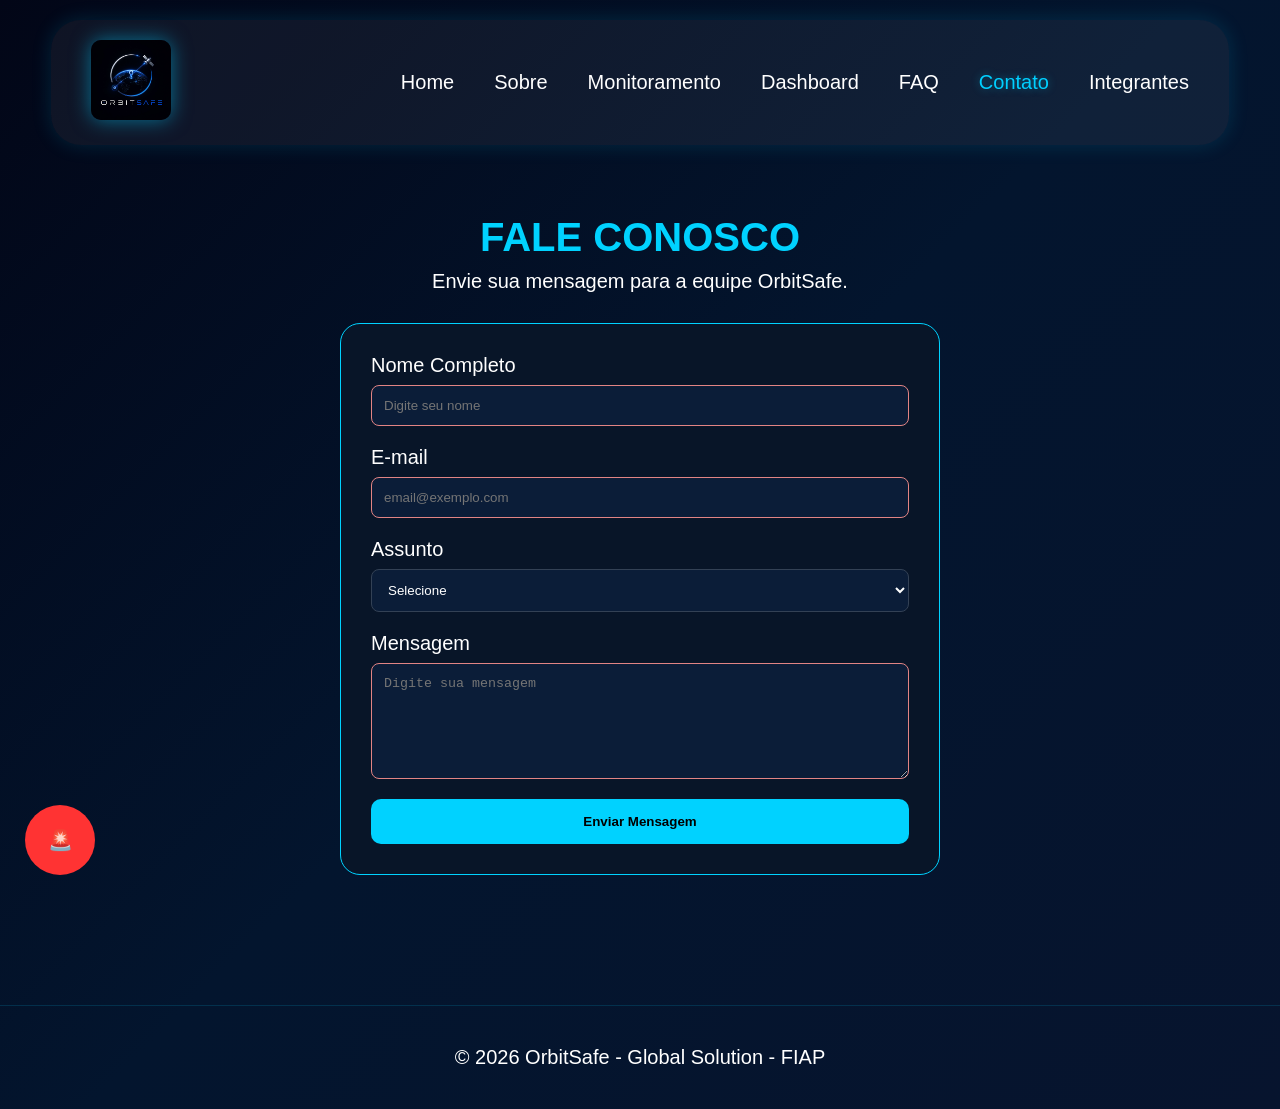
<file: pages/contato.html>
<!doctype html>
<html lang="pt-br">
    <!-- Integração do chatbot IBM Watson Assistant -->
    <script>

        window.watsonAssistantChatOptions = {

            // ID da integração criada no IBM Watson
            integrationID: "79fb87eb-c816-4fd3-aa18-846c47cedc20",

            // Região onde o serviço está hospedado
            region: "https://integrations.us-south.assistant.watson.appdomain.cloud",

            // ID da instância do serviço Watson Assistant
            serviceInstanceID: "0177986c-b5c0-4d7f-a7f8-b4a819fe3eaa",

            // Renderiza o chatbot ao carregar
            onLoad: async (instance) => {
                await instance.render();
            }
        };

        // Carrega dinamicamente o script do chatbot
        setTimeout(function () {

            const t = document.createElement('script');

            t.src =
                "https://web-chat.global.assistant.watson.appdomain.cloud/versions/" +
                (window.watsonAssistantChatOptions.clientVersion || 'latest') +
                "/WatsonAssistantChatEntry.js";

            document.head.appendChild(t);

        });

    </script>

    <!-- Script principal do projeto -->
    <script src="../js/script.js"></script>
<head>

    <!-- Configurações básicas da página -->
    <meta charset="UTF-8">
    <meta name="viewport" content="width=device-width, initial-scale=1.0">

    <!-- Título exibido na aba do navegador -->
    <title>OrbitSafe - Contato</title>

    <!-- Arquivos de estilo da página -->
    <link rel="stylesheet" href="../css/main.css">
    <link rel="stylesheet" href="../css/contato.css">

</head>

<body>

    <!-- Cabeçalho principal com logo e menu de navegação -->
    <header class="cabecalho">

        <nav class="cabecalho__navbar">

            <a href="../index.html" class="cabecalho__logo">
                <img src="../assets/logo.png" alt="Logo OrbitSafe">
            </a>

            <button id="menu-toggle" class="cabecalho__hamburger">
                ☰
            </button>

            <ul class="cabecalho__lista" id="nav-menu">

                <li class="cabecalho__item">
                    <a class="cabecalho__link" href="../index.html">
                        Home
                    </a>
                </li>

                <li class="cabecalho__item">
                    <a class="cabecalho__link" href="sobre.html">
                        Sobre
                    </a>
                </li>

                <li class="cabecalho__item">
                    <a class="cabecalho__link" href="monitoramento.html">
                        Monitoramento
                    </a>
                </li>

                <li class="cabecalho__item">
                    <a class="cabecalho__link" href="dashboard.html">
                        Dashboard
                    </a>
                </li>

                <li class="cabecalho__item">
                    <a class="cabecalho__link" href="faq.html">
                        FAQ
                    </a>
                </li>

                <li class="cabecalho__item">
                    <a class="cabecalho__link cabecalho__link--active" href="contato.html">
                        Contato
                    </a>
                </li>

                <li class="cabecalho__item">
                    <a class="cabecalho__link" href="integrantes.html">
                        Integrantes
                    </a>
                </li>

            </ul>

        </nav>

    </header>

    <!-- Conteúdo principal da página -->
    <main class="contato">

        <!-- Título da seção de contato -->
        <section class="contato__titulo">

            <h1>FALE CONOSCO</h1>

            <p>
                Envie sua mensagem para a equipe OrbitSafe.
            </p>

        </section>



        <!-- Formulário de contato -->
        <section class="contato__formulario">

            <!-- Tratamento do envio via JavaScript -->
            <form id="form-contato">

                <!-- Campo Nome -->
                <div class="grupo-campo">

                    <label for="nome">
                        Nome Completo
                    </label>

                    <input type="text" id="nome" name="nome" required placeholder="Digite seu nome">

                </div>


                <!-- Campo E-mail -->
                <div class="grupo-campo">

                    <label for="email">
                        E-mail
                    </label>

                    <input type="email" id="email" name="email" required placeholder="email@exemplo.com">

                </div>


                <!-- Campo Assunto -->
                <div class="grupo-campo">

                    <label for="assunto">
                        Assunto
                    </label>

                    <select id="assunto" name="assunto" required>

                        <option value="">
                            Selecione
                        </option>

                        <option value="Suporte Técnico">
                            Suporte Técnico
                        </option>

                        <option value="Parcerias">
                            Parcerias
                        </option>

                        <option value="Defesa Civil">
                            Defesa Civil
                        </option>

                    </select>

                </div>


                <!-- Campo Mensagem -->
                <div class="grupo-campo">

                    <label for="mensagem">
                        Mensagem
                    </label>

                    <textarea id="mensagem" name="mensagem" rows="6" required
                        placeholder="Digite sua mensagem"></textarea>

                </div>


                <!-- Botão para envio do formulário -->
                <button type="submit" class="btn-principal">

                    Enviar Mensagem

                </button>

            </form>

        </section>

    </main>



    <!-- Rodapé do site -->
    <footer class="rodape">
        <p>© 2026 OrbitSafe - Global Solution - FIAP</p>
    </footer>

    <!-- Botão flutuante para abertura do SOS -->
    <button class="sos-btn" id="abrirSOS">
        🚨 
    </button>

    <!-- Janela modal utilizada para envio de alertas emergenciais -->
    <div class="sos-modal" id="modalSOS">

        <div class="sos-conteudo">

            <h3>🚨 Emergência</h3>

            <!-- Campo para identificação do usuário -->
            <input type="text" id="sos-nome" placeholder="Nome">

            <!-- Campo para informar localização -->
            <input type="text" id="sos-localizacao" placeholder="Localização">

            <!-- Campo para descrição da ocorrência -->
            <textarea id="sos-mensagem" placeholder="Descreva a situação"></textarea>

            <!-- Botão para envio do alerta -->
            <button class="sos-enviar" id="enviarSOS">
                Transmitir
            </button>

            <!-- Botão para fechar a janela -->
            <button class="sos-fechar" id="fecharSOS">
                Fechar
            </button>

        </div>

    </div>



</body>

</html>
</file>
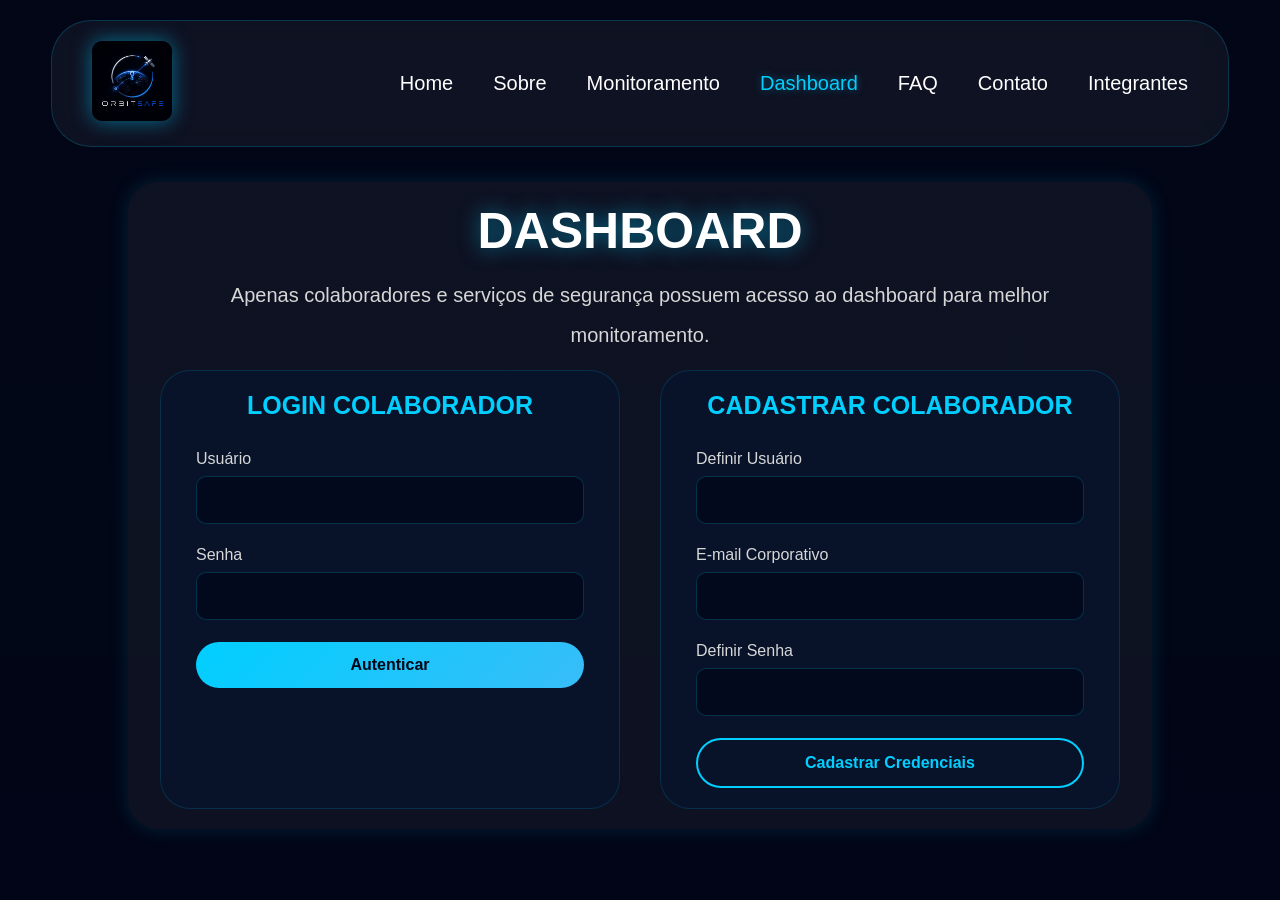
<file: pages/dashboard.html>
<!DOCTYPE html>
<html lang="pt-BR">
<!-- Integração do chatbot IBM Watson Assistant -->

<script>
    window.watsonAssistantChatOptions = {
        integrationID: "79fb87eb-c816-4fd3-aa18-846c47cedc20", 
        region: "https://integrations.us-south.assistant.watson.appdomain.cloud", 
        serviceInstanceID: "0177986c-b5c0-4d7f-a7f8-b4a819fe3eaa", 
        onLoad: async (instance) => { await instance.render(); }
    };
    setTimeout(function () {
        const t = document.createElement('script');
        t.src = "https://web-chat.global.assistant.watson.appdomain.cloud/versions/" + (window.watsonAssistantChatOptions.clientVersion || 'latest') + "/WatsonAssistantChatEntry.js";
        document.head.appendChild(t);
    });
</script>

<!-- Script principal com as funcionalidades da página -->

<script src="../js/script.js"></script>

<head>
    <script>
        // Proteção de página: Se não estiver validado, expulsa para o login
        if (sessionStorage.getItem("logado") !== "true") {
            window.location.href = "login.html";
        }
    </script>

    <meta charset="UTF-8">
    <meta name="viewport" content="width=device-width, initial-scale=1.0">
    <meta name="description"
        content="OrbitSafe - Dashboard de monitoramento de dados, banda e relatórios da rede orbital de comunicação.">
    <title>OrbitSafe - Dashboard de Análise</title>


    <link rel="stylesheet" href="../css/main.css">
    <link rel="stylesheet" href="../css/dashboard.css">

</head>

<body>

    <!-- Cabeçalho principal com logo e menu de navegação -->

    <header class="cabecalho">

        <nav class="cabecalho__navbar">

            <a href="../index.html" class="cabecalho__logo">
                <img src="../assets/logo.png" alt="Logo OrbitSafe">
            </a>

            <button id="menu-toggle" class="cabecalho__hamburger">
                ☰
            </button>

            <ul class="cabecalho__lista" id="nav-menu">

                <li class="cabecalho__item">
                    <a class="cabecalho__link" href="../index.html">
                        Home
                    </a>
                </li>

                <li class="cabecalho__item">
                    <a class="cabecalho__link" href="./sobre.html">
                        Sobre
                    </a>
                </li>

                <li class="cabecalho__item">
                    <a class="cabecalho__link" href="./monitoramento.html">
                        Monitoramento
                    </a>
                </li>

                <li class="cabecalho__item">
                    <a class="cabecalho__link cabecalho__link--active" href="./dashboard.html">
                        Dashboard
                    </a>
                </li>

                <li class="cabecalho__item">
                    <a class="cabecalho__link" href="./faq.html">
                        FAQ
                    </a>
                </li>

                <li class="cabecalho__item">
                    <a class="cabecalho__link" href="./contato.html">
                        Contato
                    </a>
                </li>

                <li class="cabecalho__item">
                    <a class="cabecalho__link" href="./integrantes.html">
                        Integrantes
                    </a>
                </li>
                <a href="#" onclick="sessionStorage.removeItem('logado'); window.location.href='login.html';"
                    class="cabecalho__link" style="color: #ff4444;">Sair</a>
            </ul>

        </nav>

    </header>

    <!-- Área principal do dashboard -->

    <main class="container-dashboard" id="conteudo-principal">

        <section class="titulo-dashboard" aria-labelledby="header-dashboard">
            <h2 id="header-dashboard">📊 Dashboard de Análise de Dados</h2>
            <p>Análise estatística volumétrica de dados transmitidos e relatórios de resiliência de banda de emergência.
            </p>
        </section>

        <!-- Cards com os indicadores mais importantes do sistema -->

        <section class="grid-metricas" aria-label="Principais métricas operacionais">
            <div class="card-metrica">
                <h4>Dados Transmitidos</h4>
                <div class="valor-metrica" id="dado-trans">1.25 TB</div>
                <span class="tendencia alta">▲ +12% vs ontem</span>
            </div>
            <div class="card-metrica">
                <h4>Latência Média</h4>
                <div class="valor-metrica" id="latencia-med">18ms</div>
                <span class="tendencia baixa">▼ -2ms (Melhor)</span>
            </div>
            <div class="card-metrica">
                <h4>Uso de IA (Triagem)</h4>
                <div class="valor-metrica" id="ia-triagem">4.3k</div>
                <span class="tendencia alta">▲ +8% vs ontem</span>
            </div>
            <div class="card-metrica">
                <h4>Resiliência Total</h4>
                <div class="valor-metrica" id="resiliencia-tot">99.98%</div>
                <span class="tendencia estavel">■ Estável</span>
            </div>
        </section>

        <!-- Área que reúne os gráficos do dashboard -->

        <div class="grade-dashboard">

            <!-- Gráfico de fluxo de banda transmitida pelos satélites -->

            <section class="bloco-grafico" aria-labelledby="grafico-trafego">
                <h3 id="grafico-trafego">Fluxo de Banda de Emergência (Satélite)</h3>
                <div class="area-grafico-ficticio" role="img"
                    aria-label="Gráfico de linha mostrando um pico de consumo de dados às 14:00 na Região Sudeste, estabilizando logo em seguida.">
                    <svg class="chart-svg" viewBox="0 0 500 200" preserveAspectRatio="none">
                        <defs>
                            <linearGradient id="cyan-gradient" x1="0" y1="0" x2="0" y2="1">
                                <stop offset="0%" stop-color="var(--primary-cyan)"></stop>
                                <stop offset="100%" stop-color="var(--primary-blue)"></stop>
                            </linearGradient>
                            <linearGradient id="area-gradient" x1="0" y1="0" x2="0" y2="1">
                                <stop offset="0%" stop-color="rgba(0, 240, 255, 0.15)"></stop>
                                <stop offset="100%" stop-color="rgba(2, 6, 23, 0)"></stop>
                            </linearGradient>
                        </defs>
                        <line x1="0" y1="50" x2="500" y2="50" class="chart-grid-line"></line>
                        <line x1="0" y1="100" x2="500" y2="100" class="chart-grid-line"></line>
                        <line x1="0" y1="150" x2="500" y2="150" class="chart-grid-line"></line>
                        <path d="M0 160 Q 100 130 180 80 T 300 140 T 420 50 T 500 90 L 500 200 L 0 200 Z"
                            class="chart-line-bg"></path>
                        <path d="M0 160 Q 100 130 180 80 T 300 140 T 420 50 T 500 90" class="chart-line"></path>
                    </svg>
                </div>
            </section>

            <!-- Gráfico comparativo de resiliência por região -->
            <section class="bloco-grafico" aria-labelledby="grafico-resiliencia">
                <h3 id="grafico-resiliencia">Índice de Resiliência por Região</h3>
                <div class="area-grafico-ficticio" role="img"
                    aria-label="Gráfico de barras indicando 98% de resiliência na Região Sudeste, 75% na Região Norte, 88% na Nordeste, 92% na Sul e 85% na Centro-Oeste.">

                    <!-- Gráfico SVG de barras gerado dinamicamente via JavaScript -->
                    <div id="grafico-barras-svg" style="width:100%;height:280px;"></div>

                </div>
            </section>

            <!-- Tabela com o histórico das transmissões realizadas -->

            <section class="secao-tabela" aria-labelledby="titulo-tabela">
                <h3 id="titulo-tabela">Histórico Recente de Transmissões Orbitais</h3>
                <div class="tabela-wrapper">
                    <table class="tabela-dados">
                        <thead>
                            <tr>
                                <th>Satélite Origem</th>
                                <th>Banda (Mbps)</th>
                                <th>Região Assistida</th>
                                <th>Horário (UTC)</th>
                                <th>Canal Status</th>
                            </tr>
                        </thead>
                        <tbody>
                            <tr>
                                <td>OrbitSafe-03</td>
                                <td>450 Mbps</td>
                                <td>Litoral Sudeste</td>
                                <td>20:05:12</td>
                                <td><span class="badge-status ativo">Ativo</span></td>
                            </tr>
                            <tr>
                                <td>OrbitSafe-12</td>
                                <td>320 Mbps</td>
                                <td>Comunidade Norte</td>
                                <td>20:02:45</td>
                                <td><span class="badge-status ativo">Ativo</span></td>
                            </tr>
                            <tr>
                                <td>OrbitSafe-07</td>
                                <td>600 Mbps</td>
                                <td>Vale do Paraíba</td>
                                <td>19:58:30</td>
                                <td><span class="badge-status completo">Finalizado</span></td>
                            </tr>
                        </tbody>
                    </table>
                </div>

            </section>

            <p class="texto-satelite">Garantir canais de comunicação resilientes é o núcleo da solução OrbitSafe. Esta
                seção
                monitora o fluxo de dados e a integridade das transmissions destinadas a áreas sob alerta. A análise de
                banda e o status dos canais evitam apagões de dados, permitindo que órgãos de defesa civil tomem
                decisões
                baseadas em relatórios meteorológicos geoespaciais ininterruptos.</p>

    </main>

    <!-- Rodapé institucional do projeto -->

    <footer class="rodape">
        <p>© 2026 OrbitSafe - Global Solution - FIAP</p>
    </footer>

    <!-- Botão de acesso rápido para envio de SOS -->

    <button class="sos-btn" id="abrirSOS">
        🚨
    </button>

    <!-- Janela modal para envio de mensagens de emergência -->

    <div class="sos-modal" id="modalSOS">

        <div class="sos-conteudo">

            <h3>🚨 Emergência</h3>

            <input type="text" id="sos-nome" placeholder="Nome">

            <input type="text" id="sos-localizacao" placeholder="Localização">

            <textarea id="sos-mensagem" placeholder="Descreva a situação"></textarea>

            <button class="sos-enviar" id="enviarSOS">
                Transmitir
            </button>

            <button class="sos-fechar" id="fecharSOS">
                Fechar
            </button>

        </div>

    </div>



</body>

</html>
</file>
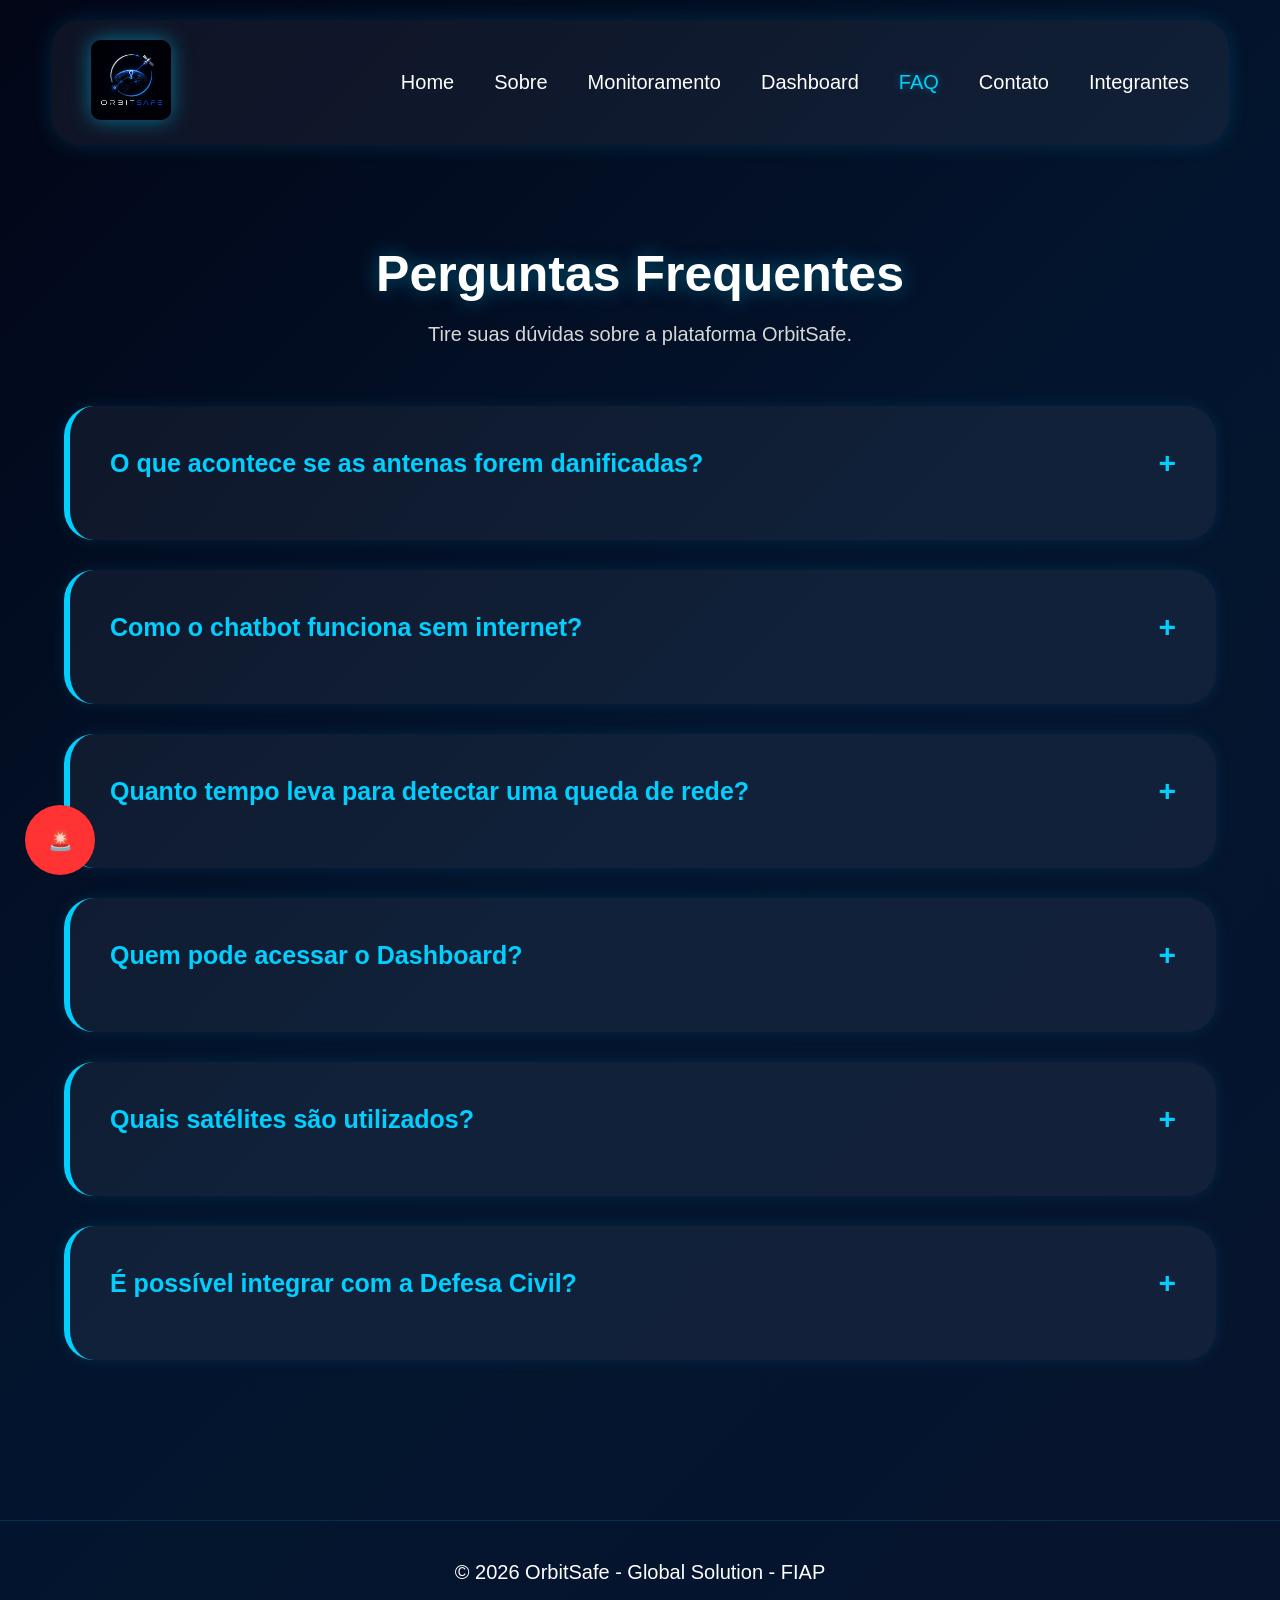
<file: pages/faq.html>
<!doctype html>
<html lang="pt-br">
 <!-- Integração do chatbot IBM Watson Assistant -->
    <script>
        window.watsonAssistantChatOptions = {
            integrationID: "79fb87eb-c816-4fd3-aa18-846c47cedc20",
            region: "https://integrations.us-south.assistant.watson.appdomain.cloud",
            serviceInstanceID: "0177986c-b5c0-4d7f-a7f8-b4a819fe3eaa",
            onLoad: async (instance) => { await instance.render(); }
        };
        setTimeout(function () {
            const t = document.createElement('script');
            t.src = "https://web-chat.global.assistant.watson.appdomain.cloud/versions/" + (window.watsonAssistantChatOptions.clientVersion || 'latest') + "/WatsonAssistantChatEntry.js";
            document.head.appendChild(t);
        });
    </script>

    <!-- Script responsável pelas funcionalidades interativas da página -->
    <script src="../js/script.js"></script>
<head>

    <meta charset="UTF-8">
    <meta name="viewport" content="width=device-width, initial-scale=1.0">

    <title>OrbitSafe - FAQ</title>

    <link rel="stylesheet" href="../css/main.css">
    <link rel="stylesheet" href="../css/faq.css">

</head>

<body>

    <!-- Cabeçalho principal contendo a logo e o menu de navegação -->
    <header class="cabecalho">

        <nav class="cabecalho__navbar">

            <a href="../index.html" class="cabecalho__logo">
                <img src="../assets/logo.png" alt="Logo OrbitSafe">
            </a>

            <button id="menu-toggle" class="cabecalho__hamburger">
                ☰
            </button>

            <ul class="cabecalho__lista" id="nav-menu">

                <li class="cabecalho__item">
                    <a class="cabecalho__link" href="../index.html">
                        Home
                    </a>
                </li>

                <li class="cabecalho__item">
                    <a class="cabecalho__link" href="./sobre.html">
                        Sobre
                    </a>
                </li>

                <li class="cabecalho__item">
                    <a class="cabecalho__link" href="./monitoramento.html">
                        Monitoramento
                    </a>
                </li>

                <li class="cabecalho__item">
                    <a class="cabecalho__link" href="./dashboard.html">
                        Dashboard
                    </a>
                </li>

                <li class="cabecalho__item">
                    <a class="cabecalho__link cabecalho__link--active" href="./faq.html">
                        FAQ
                    </a>
                </li>

                <li class="cabecalho__item">
                    <a class="cabecalho__link" href="./contato.html">
                        Contato
                    </a>
                </li>

                <li class="cabecalho__item">
                    <a class="cabecalho__link" href="./integrantes.html">
                        Integrantes
                    </a>
                </li>

            </ul>

        </nav>

    </header>

    <!-- Conteúdo principal da página de perguntas frequentes -->
    <main class="faq">

        <!-- Seção de apresentação do FAQ -->
        <section class="faq__titulo">

            <h1>

                Perguntas Frequentes

            </h1>

            <p>

                Tire suas dúvidas sobre a plataforma OrbitSafe.

            </p>

        </section>

        <!-- Container que reúne as perguntas e respostas mais comuns -->
        <div class="faq__container">

            <!-- Pergunta sobre redundância de comunicação -->
            <section class="faq__card">

                <h2>

                    O que acontece se as antenas forem danificadas?

                </h2>

                <p>

                    Caso uma antena fique indisponível, o OrbitSafe utiliza a comunicação via satélite para manter o envio de informações. Quando ocorre uma falha na comunicação, o sistema prioriza rotas alternativas disponíveis para manter a transmissão dos dados, reduzindo o impacto da interrupção. Assim, o monitoramento continua funcionando mesmo em situações de emergência.

                </p>

            </section>

            <!-- Pergunta sobre funcionamento do chatbot em áreas sem internet -->
            <section class="faq__card">

                <h2>

                    Como o chatbot funciona sem internet?

                </h2>

                <p>

                    Mesmo sem acesso a uma rede de internet, os dados são transmitidos através dos satélites de órbita baixa, que permitem que essa comunicação possa ser mantida por redes via satélite ou outras infraestruturas de emergência.

                </p>

            </section>

            <!-- Pergunta sobre o tempo de detecção de falhas -->
            <section class="faq__card">

                <h2>

                    Quanto tempo leva para detectar uma queda de rede?

                </h2>

                <p>

                    A detecção é praticamente imediata. O sistema monitora constantemente a comunicação e identifica interrupções em poucos segundos, permitindo uma resposta rápida de aproximadamente 30 segundos.

                </p>

            </section>

            <!-- Pergunta sobre permissões de acesso ao dashboard -->
            <section class="faq__card">

                <h2>

                    Quem pode acessar o Dashboard?

                </h2>

                <p>

                    O Dashboard é destinado a órgãos responsáveis pelo monitoramento, como equipes de emergência, Defesa Civil e administradores autorizados, garantindo acesso seguro às informações.

                </p>

            </section>

            <!-- Pergunta sobre os satélites utilizados pela solução -->
            <section class="faq__card">

                <h2>

                    Quais satélites são utilizados?

                </h2>

                <p>

                    O OrbitSafe é um projeto idealizado para ser compatível com redes de comunicação via satélite utilizadas em monitoramento e resposta a desastres, como os Satélites de órbita terrestre baixa (LEO).

                </p>

            </section>

            <!-- Pergunta sobre integração com órgãos de emergência -->
            <section class="faq__card">

                <h2>

                    É possível integrar com a Defesa Civil?

                </h2>

                <p>

                    Sim. O sistema foi projetado para facilitar a integração com órgãos públicos, permitindo o compartilhamento de alertas e informações que auxiliem nas operações de resposta e resgate.

                </p>

            </section>

        </div>

    </main>

    <!-- Rodapé com informações institucionais do projeto -->
    <footer class="rodape">
        <p>© 2026 OrbitSafe - Global Solution - FIAP</p>
    </footer>

    <!-- Botão de acesso rápido para envio de alertas SOS -->
    <button class="sos-btn" id="abrirSOS">
        🚨
    </button>

    <!-- Modal utilizado para registrar solicitações de emergência -->
    <div class="sos-modal" id="modalSOS">

        <div class="sos-conteudo">

            <h3>🚨 Emergência</h3>

            <input type="text" id="sos-nome" placeholder="Nome">

            <input type="text" id="sos-localizacao" placeholder="Localização">

            <textarea id="sos-mensagem" placeholder="Descreva a situação"></textarea>

            <button class="sos-enviar" id="enviarSOS">
                Transmitir
            </button>

            <button class="sos-fechar" id="fecharSOS">
                Fechar
            </button>

        </div>

    </div>

   

</body>

</html>
</file>
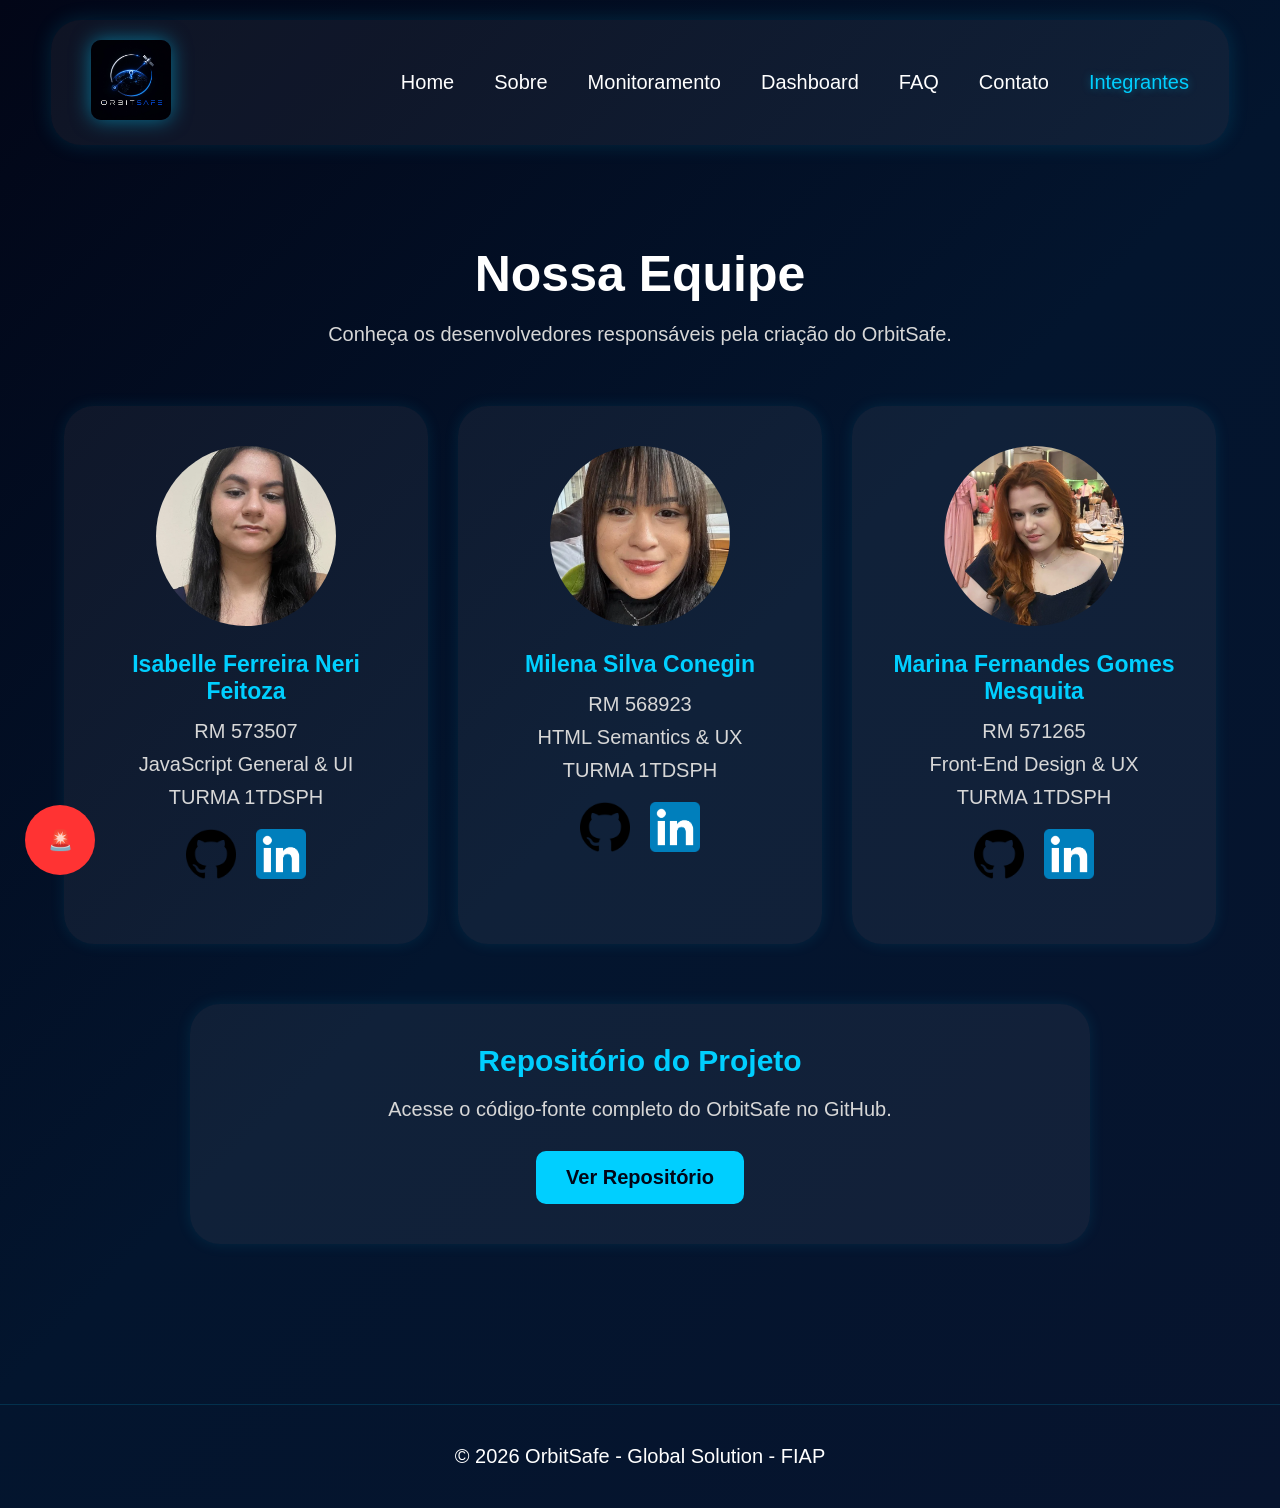
<file: pages/integrantes.html>
<!doctype html>
<html lang="pt-br">
  <!-- Integração do chatbot IBM Watson Assistant -->
    <script>
        window.watsonAssistantChatOptions = {
            integrationID: "79fb87eb-c816-4fd3-aa18-846c47cedc20",
            region: "https://integrations.us-south.assistant.watson.appdomain.cloud",
            serviceInstanceID: "0177986c-b5c0-4d7f-a7f8-b4a819fe3eaa",
            onLoad: async (instance) => { await instance.render(); }
        };
        setTimeout(function () {
            const t = document.createElement('script');
            t.src = "https://web-chat.global.assistant.watson.appdomain.cloud/versions/" + (window.watsonAssistantChatOptions.clientVersion || 'latest') + "/WatsonAssistantChatEntry.js";
            document.head.appendChild(t);
        });
    </script>

    <!-- Script responsável pelas funcionalidades interativas da página -->
    <script src="../js/script.js"></script>
<head>

    <meta charset="UTF-8">
    <meta name="viewport" content="width=device-width, initial-scale=1.0">

    <title>OrbitSafe - Integrantes</title>

    <link rel="stylesheet" href="../css/main.css">
    <link rel="stylesheet" href="../css/integrantes.css">

</head>

<body>

    <!-- Cabeçalho principal contendo a logo e o menu de navegação -->
    <header class="cabecalho">

        <nav class="cabecalho__navbar">

            <a href="../index.html" class="cabecalho__logo">
                <img src="../assets/logo.png" alt="Logo OrbitSafe">
            </a>

            <button id="menu-toggle" class="cabecalho__hamburger">
                ☰
            </button>

            <ul class="cabecalho__lista" id="nav-menu">

                <li class="cabecalho__item">
                    <a class="cabecalho__link" href="../index.html">Home</a>
                </li>

                <li class="cabecalho__item">
                    <a class="cabecalho__link" href="./sobre.html">Sobre</a>
                </li>

                <li class="cabecalho__item">
                    <a class="cabecalho__link" href="./monitoramento.html">Monitoramento</a>
                </li>

                <li class="cabecalho__item">
                    <a class="cabecalho__link" href="./dashboard.html">Dashboard</a>
                </li>

                <li class="cabecalho__item">
                    <a class="cabecalho__link" href="./faq.html">FAQ</a>
                </li>

                <li class="cabecalho__item">
                    <a class="cabecalho__link" href="./contato.html">Contato</a>
                </li>

                <li class="cabecalho__item">
                    <a class="cabecalho__link cabecalho__link--active" href="./integrantes.html">
                        Integrantes
                    </a>
                </li>

            </ul>

        </nav>

    </header>

    <!-- Conteúdo principal da página de integrantes -->
    <main class="integrantes">

        <!-- Seção de apresentação da equipe do projeto -->
        <section class="integrantes__titulo">

            <h1>Nossa Equipe</h1>

            <p>
                Conheça os desenvolvedores responsáveis pela criação do OrbitSafe.
            </p>

        </section>

        <!-- Container que reúne todos os membros da equipe -->
        <div class="integrantes__container">

            <!-- Card com informações da integrante Isabelle -->
            <section class="integrante">

                <img src="../assets/integranteIsabelle.png" alt="Isabelle Ferreira">

                <h2>Isabelle Ferreira Neri Feitoza</h2>

                <p>RM 573507</p>

                <p>JavaScript General & UI</p>

                <p>TURMA 1TDSPH</p>

                <div class="integrante__links">

                    <a href="https://github.com/isabelleferreiraa" target="_blank">

                        <img src="../assets/github.png" alt="GitHub">

                    </a>

                    <a href="https://www.linkedin.com/in/isabelle-ferreira-8844593ab/" target="_blank">

                        <img src="../assets/linkedin.png" alt="LinkedIn">

                    </a>

                </div>

            </section>


            <!-- Card com informações da integrante Milena -->
            <section class="integrante">

                <img src="../assets/integranteMilena.png" alt="Milena Conegin">

                <h2>Milena Silva Conegin</h2>

                <p>RM 568923</p>

                <p>HTML Semantics & UX</p>

                <p>TURMA 1TDSPH</p>

                <div class="integrante__links">

                    <a href="https://github.com/MilenaConegin" target="_blank">

                        <img src="../assets/github.png" alt="GitHub">

                    </a>

                    <a href="https://www.linkedin.com/in/milena-conegin-996b22269" target="_blank">

                        <img src="../assets/linkedin.png" alt="LinkedIn">

                    </a>

                </div>

            </section>

            <!-- Card com informações da integrante Marina -->
            <section class="integrante">

                <img src="../assets/integranteMarina.png" alt="Marina Fernandes">

                <h2>Marina Fernandes Gomes Mesquita</h2>

                <p>RM 571265</p>

                <p>Front-End Design & UX</p>

                <p>TURMA 1TDSPH</p>

                <div class="integrante__links">

                    <a href="https://github.com/marifernandesgm" target="_blank">

                        <img src="../assets/github.png" alt="GitHub">

                    </a>

                    <a href="https://www.linkedin.com/in/marifernandesgm-58460a40a" target="_blank">

                        <img src="../assets/linkedin.png" alt="LinkedIn">

                    </a>

                </div>

            </section>

        </div>

        <!-- Seção que disponibiliza o acesso ao repositório do projeto -->
        <section class="repositorio">

            <h2>Repositório do Projeto</h2>

            <p>
                Acesse o código-fonte completo do OrbitSafe no GitHub.
            </p>

            <a href="https://github.com/isabelleferreiraa/ORBITSAFE-Global-Solution" target="_blank" class="repositorio__botao">

                Ver Repositório

            </a>

        </section>

    </main>

    <!-- Rodapé com informações institucionais do projeto -->
    <footer class="rodape">
        <p>© 2026 OrbitSafe - Global Solution - FIAP</p>
    </footer>

    <!-- Botão de acesso rápido para envio de alertas SOS -->
    <button class="sos-btn" id="abrirSOS">
        🚨
    </button>

    <!-- Modal utilizado para registrar solicitações de emergência -->
    <div class="sos-modal" id="modalSOS">

        <div class="sos-conteudo">

            <h3>🚨 Emergência</h3>

            <input type="text" id="sos-nome" placeholder="Nome">

            <input type="text" id="sos-localizacao" placeholder="Localização">

            <textarea id="sos-mensagem" placeholder="Descreva a situação"></textarea>

            <button class="sos-enviar" id="enviarSOS">
                Transmitir
            </button>

            <button class="sos-fechar" id="fecharSOS">
                Fechar
            </button>

        </div>

    </div>

  

</body>

</html>
</file>
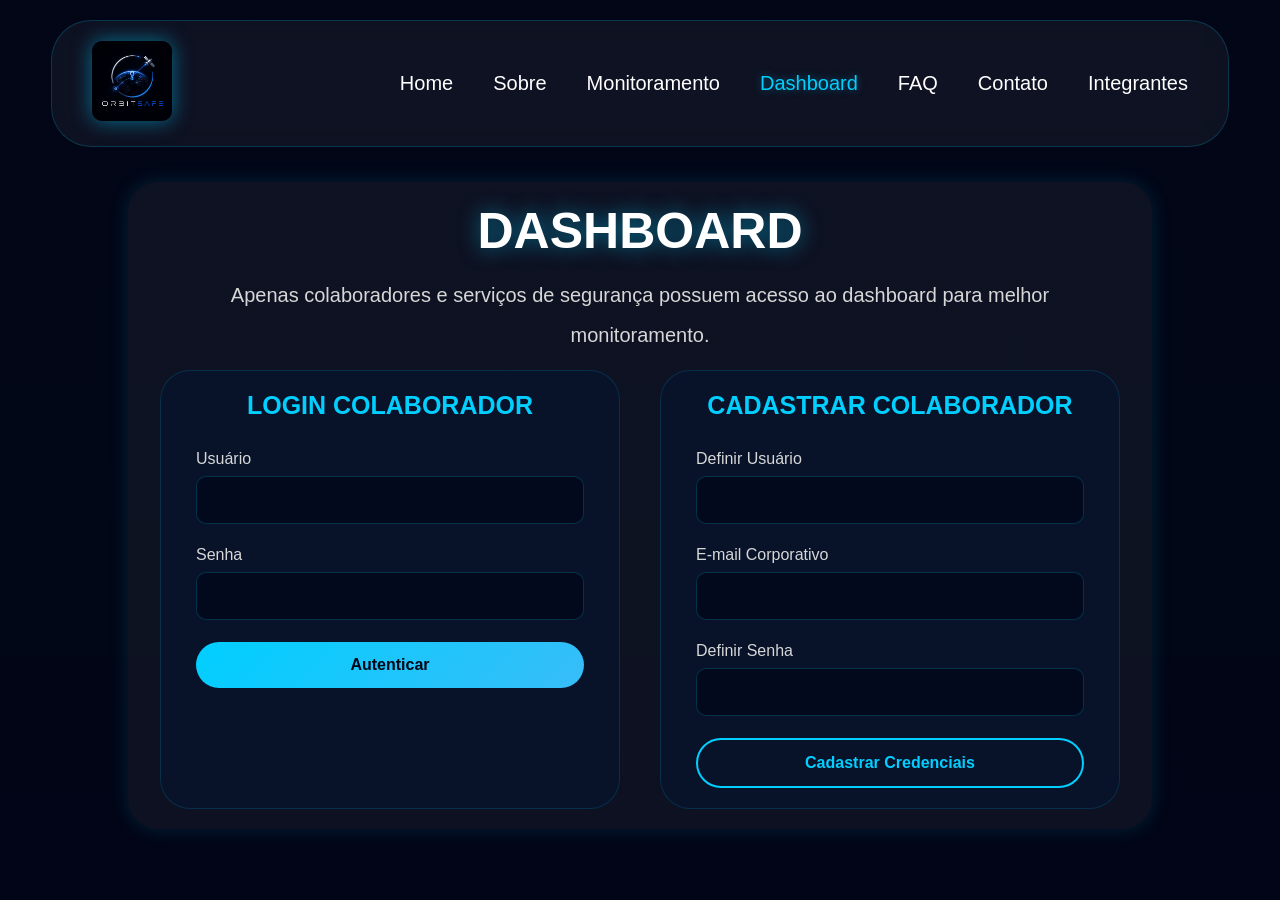
<file: pages/login.html>
<!DOCTYPE html>
<html lang="pt-br">

<head>
    <meta charset="UTF-8">
    <meta name="viewport" content="width=device-width, initial-scale=1.0">
    <title>OrbitSafe - Autenticação</title>
    <link class="css-page" rel="stylesheet" href="../css/login.css">
</head>

<body>

    <header class="cabecalho">
        <nav class="cabecalho__navbar">
            <div class="cabecalho__logo">
                <img src="../assets/logo.png" alt="OrbitSafe Logo">
            </div>

            <button class="cabecalho__hamburger">☰</button>

            <ul class="cabecalho__lista">
                <li><a href="../index.html" class="cabecalho__link">Home</a></li>
                <li><a href="sobre.html" class="cabecalho__link">Sobre</a></li>
                <li><a href="monitoramento.html" class="cabecalho__link">Monitoramento</a></li>
                <li><a href="login.html" class="cabecalho__link">Dashboard</a></li>
                <li><a href="faq.html" class="cabecalho__link">FAQ</a></li>
                <li><a href="contato.html" class="cabecalho__link">Contato</a></li>
                <li><a href="integrantes.html" class="cabecalho__link">Integrantes</a></li>
            </ul>
        </nav>
    </header>

    <div class="auth-wrapper">

        <div class="auth-header">
            <h1 class="auth-header__title">DASHBOARD</h1>
            <p class="auth-header__subtitle">Apenas colaboradores e serviços de segurança possuem acesso ao dashboard
                para melhor monitoramento.</p>
        </div>

        <main class="auth-container">

            <section class="auth-card">
                <h2>LOGIN COLABORADOR </h2>
                <form id="formLogin">
                    <div class="form-group">
                        <label for="loginUsuario">Usuário</label>
                        <input type="text" id="loginUsuario" required autocomplete="off">
                    </div>
                    <div class="form-group">
                        <label for="loginSenha">Senha</label>
                        <input type="password" id="loginSenha" required>
                    </div>
                    <button type="submit" class="btn-auth">Autenticar</button>
                    <div id="msgErroLogin" class="msg-feedback erro">❌ Usuário ou senha incorretos.</div>
                </form>
            </section>

            <section class="auth-card">
                <h2>Cadastrar Colaborador</h2>
                <form id="formCadastro">
                    <div class="form-group">
                        <label for="cadUsuario">Definir Usuário</label>
                        <input type="text" id="cadUsuario" required autocomplete="off">
                    </div>

                    <div class="form-group">
                        <label for="cadEmail">E-mail Corporativo</label>
                        <input type="email" id="cadEmail" required autocomplete="off">
                    </div>

                    <div class="form-group">
                        <label for="cadSenha">Definir Senha</label>
                        <input type="password" id="cadSenha" required>
                    </div>
                    <button type="submit" class="btn-auth btn-cadastro">Cadastrar Credenciais</button>
                    <div id="msgSucessoCad" class="msg-feedback sucesso">Cadastro realizado com sucesso!</div>
                    <div id="msgErroCad" class="msg-feedback erro">❌ Usuário já existente no sistema.</div>
                </form>
            </section>

        </main>


    <script src="../js/script.js"></script>
</body>

</html>
</file>
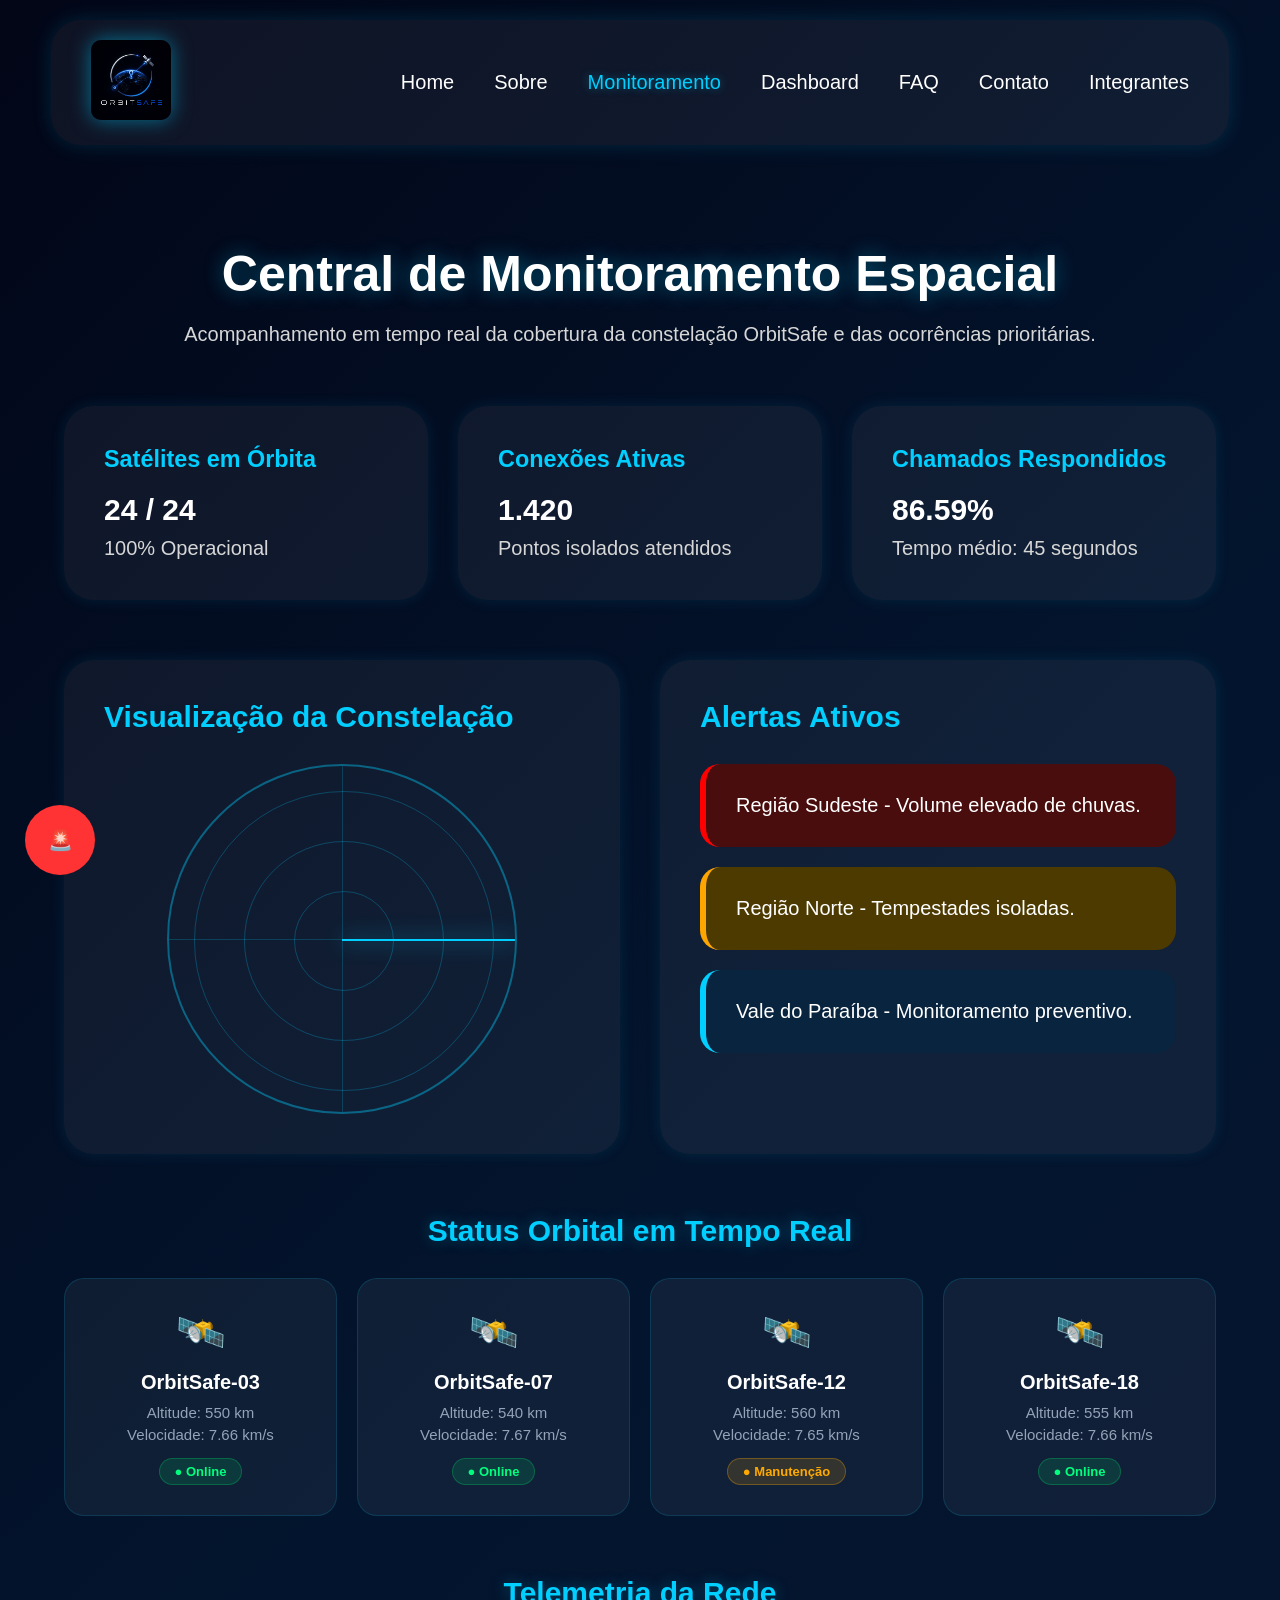
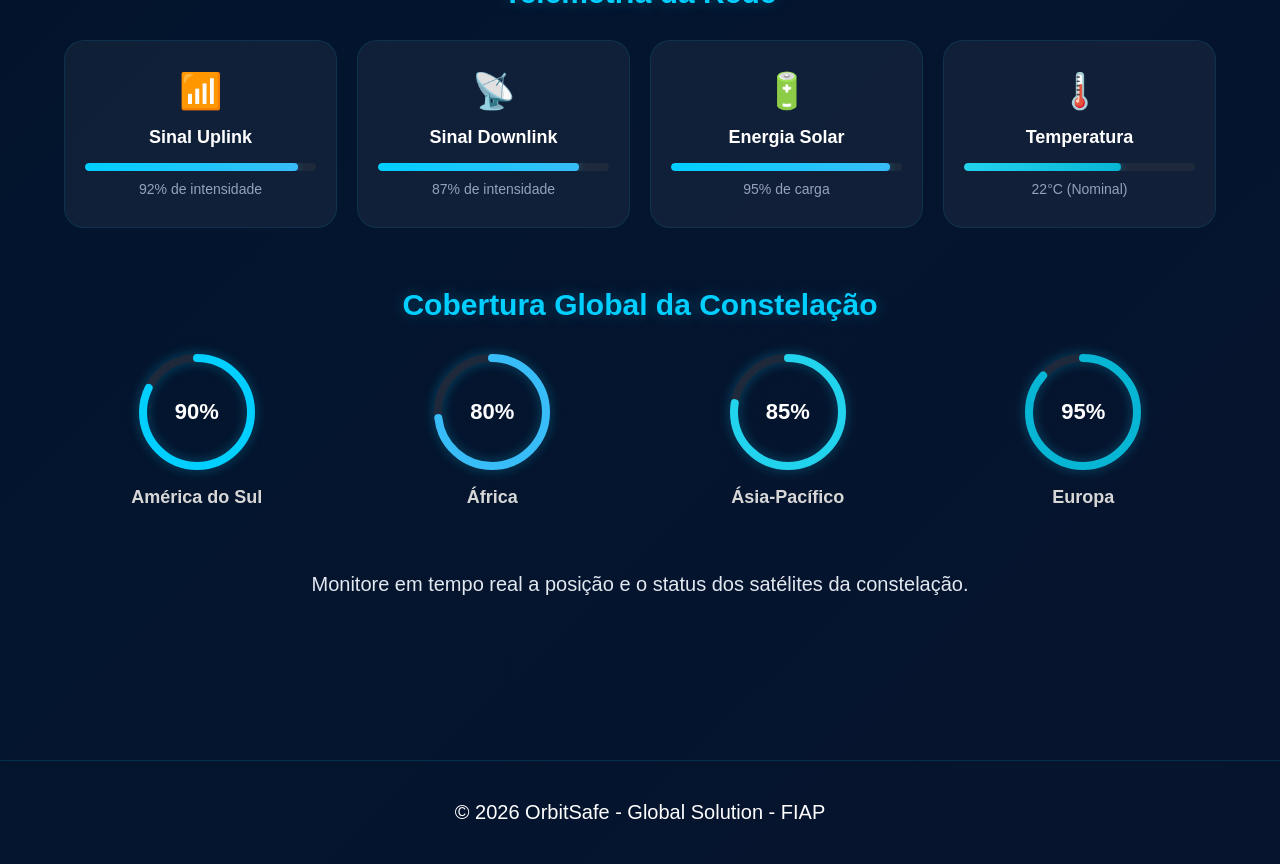
<file: pages/monitoramento.html>
<!doctype html>
<html lang="pt-br">
  <!-- Integração do chatbot IBM Watson Assistant -->
    <script>
        window.watsonAssistantChatOptions = {
            integrationID: "79fb87eb-c816-4fd3-aa18-846c47cedc20",
            region: "https://integrations.us-south.assistant.watson.appdomain.cloud",
            serviceInstanceID: "0177986c-b5c0-4d7f-a7f8-b4a819fe3eaa",
            onLoad: async (instance) => { await instance.render(); }
        };
        setTimeout(function () {
            const t = document.createElement('script');
            t.src = "https://web-chat.global.assistant.watson.appdomain.cloud/versions/" + (window.watsonAssistantChatOptions.clientVersion || 'latest') + "/WatsonAssistantChatEntry.js";
            document.head.appendChild(t);
        });
    </script>

    <!-- Script responsável pelas funcionalidades interativas da página -->
    <script src="../js/script.js"></script>
<head>

    <meta charset="UTF-8">
    <meta name="viewport" content="width=device-width, initial-scale=1.0">

    <title>OrbitSafe - Monitoramento</title>

    <link rel="stylesheet" href="../css/main.css">
    <link rel="stylesheet" href="../css/monitoramento.css">

</head>

<body>

    <!-- Cabeçalho principal contendo a logo e o menu de navegação -->
    <header class="cabecalho">

        <nav class="cabecalho__navbar">

            <a href="../index.html" class="cabecalho__logo">
                <img src="../assets/logo.png" alt="Logo OrbitSafe">
            </a>

            <button id="menu-toggle" class="cabecalho__hamburger">
                ☰
            </button>

            <ul class="cabecalho__lista" id="nav-menu">

                <li class="cabecalho__item">
                    <a class="cabecalho__link" href="../index.html">
                        Home
                    </a>
                </li>

                <li class="cabecalho__item">
                    <a class="cabecalho__link" href="./sobre.html">
                        Sobre
                    </a>
                </li>

                <li class="cabecalho__item">
                    <a class="cabecalho__link cabecalho__link--active" href="./monitoramento.html">
                        Monitoramento
                    </a>
                </li>

                <li class="cabecalho__item">
                    <a class="cabecalho__link" href="./dashboard.html">
                        Dashboard
                    </a>
                </li>

                <li class="cabecalho__item">
                    <a class="cabecalho__link" href="./faq.html">
                        FAQ
                    </a>
                </li>

                <li class="cabecalho__item">
                    <a class="cabecalho__link" href="./contato.html">
                        Contato
                    </a>
                </li>

                <li class="cabecalho__item">
                    <a class="cabecalho__link" href="./integrantes.html">
                        Integrantes
                    </a>
                </li>

            </ul>

        </nav>

    </header>

    <!-- Conteúdo principal da central de monitoramento -->
    <main class="container-monitoramento">

        <!-- Seção de apresentação da central de monitoramento -->
        <section class="titulo-central">

            <h1>

                Central de Monitoramento Espacial

            </h1>

            <p>

                Acompanhamento em tempo real da cobertura da constelação OrbitSafe e das ocorrências prioritárias.

            </p>

        </section>

        <!-- Cards com os principais indicadores operacionais do sistema -->
        <div class="cards-indicadores">

            <!-- Indicador da quantidade de satélites em operação -->
            <section class="card">

                <h3>Satélites em Órbita</h3>

                <p class="numero">

                    24 / 24

                </p>

                <p class="status">

                    100% Operacional

                </p>

            </section>

            <!-- Indicador das conexões ativas da plataforma -->
            <section class="card">

                <h3>Conexões Ativas</h3>

                <p class="numero">

                    1.420

                </p>

                <p class="status">

                    Pontos isolados atendidos

                </p>

            </section>

            <!-- Indicador da taxa de resposta aos chamados -->
            <section class="card">

                <h3>Chamados Respondidos</h3>

                <p class="numero">

                    98,4%

                </p>

                <p class="status">

                    Tempo médio: 45 segundos

                </p>

            </section>

        </div>

        <!-- Painel principal contendo radar e alertas ativos -->
        <div class="painel-grade">

            <!-- Área de visualização da constelação de satélites -->
            <section class="bloco-mapa">

                <h2>

                    Visualização da Constelação

                </h2>

                <div class="mapa-ficticio">

                    <!-- Elementos visuais que simulam um radar de monitoramento -->
                    <div class="radar-container">

                        <div class="radar-ring"></div>

                        <div class="radar-ring"></div>

                        <div class="radar-ring"></div>

                        <div class="radar-axis-h"></div>

                        <div class="radar-axis-v"></div>

                        <div class="radar-sweep"></div>

                    </div>

                </div>

            </section>

            <!-- Área responsável por exibir alertas e ocorrências monitoradas -->
            <section class="bloco-ocorrencias">

                <h2>

                    Alertas Ativos

                </h2>

                <ul class="lista-alertas">

                    <li class="alerta critico">

                        Região Sudeste - Volume elevado de chuvas.

                    </li>

                    <li class="alerta moderado">

                        Região Norte - Tempestades isoladas.

                    </li>

                    <li class="alerta informativo">

                        Vale do Paraíba - Monitoramento preventivo.

                    </li>

                </ul>

            </section>

        </div>

        <!-- Painel de Status Orbital dos Satélites -->
        <section class="painel-status-orbital">
            <h2>Status Orbital em Tempo Real</h2>
            <div class="orbita-grid">
                <div class="satelite-status">
                    <div class="satelite-icone">🛰️</div>
                    <h3>OrbitSafe-03</h3>
                    <p class="orbita-info">Altitude: 550 km</p>
                    <p class="orbita-info">Velocidade: 7.66 km/s</p>
                    <span class="badge-orbital online">● Online</span>
                </div>
                <div class="satelite-status">
                    <div class="satelite-icone">🛰️</div>
                    <h3>OrbitSafe-07</h3>
                    <p class="orbita-info">Altitude: 540 km</p>
                    <p class="orbita-info">Velocidade: 7.67 km/s</p>
                    <span class="badge-orbital online">● Online</span>
                </div>
                <div class="satelite-status">
                    <div class="satelite-icone">🛰️</div>
                    <h3>OrbitSafe-12</h3>
                    <p class="orbita-info">Altitude: 560 km</p>
                    <p class="orbita-info">Velocidade: 7.65 km/s</p>
                    <span class="badge-orbital manutencao">● Manutenção</span>
                </div>
                <div class="satelite-status">
                    <div class="satelite-icone">🛰️</div>
                    <h3>OrbitSafe-18</h3>
                    <p class="orbita-info">Altitude: 555 km</p>
                    <p class="orbita-info">Velocidade: 7.66 km/s</p>
                    <span class="badge-orbital online">● Online</span>
                </div>
            </div>
        </section>

        <!-- Painel de Telemetria -->
        <section class="painel-telemetria">
            <h2>Telemetria da Rede</h2>
            <div class="telemetria-grid">
                <div class="telemetria-item">
                    <span class="telemetria-icone">📶</span>
                    <h4>Sinal Uplink</h4>
                    <div class="barra-progresso"><div class="barra-preenchida" style="width:92%"></div></div>
                    <p>92% de intensidade</p>
                </div>
                <div class="telemetria-item">
                    <span class="telemetria-icone">📡</span>
                    <h4>Sinal Downlink</h4>
                    <div class="barra-progresso"><div class="barra-preenchida" style="width:87%"></div></div>
                    <p>87% de intensidade</p>
                </div>
                <div class="telemetria-item">
                    <span class="telemetria-icone">🔋</span>
                    <h4>Energia Solar</h4>
                    <div class="barra-progresso"><div class="barra-preenchida" style="width:95%"></div></div>
                    <p>95% de carga</p>
                </div>
                <div class="telemetria-item">
                    <span class="telemetria-icone">🌡️</span>
                    <h4>Temperatura</h4>
                    <div class="barra-progresso"><div class="barra-preenchida barra-temp" style="width:68%"></div></div>
                    <p>22°C (Nominal)</p>
                </div>
            </div>
        </section>

        <!-- Painel de Cobertura Global -->
        <section class="painel-cobertura-global">
            <h2>Cobertura Global da Constelação</h2>
            <div class="cobertura-container">
                <div class="cobertura-item">
                    <div class="cobertura-circulo">
                        <svg viewBox="0 0 120 120" class="cobertura-svg">
                            <circle cx="60" cy="60" r="54" fill="none" stroke="#1e293b" stroke-width="8"/>
                            <circle cx="60" cy="60" r="54" fill="none" stroke="#00cfff" stroke-width="8" stroke-dasharray="310" stroke-dashoffset="31" stroke-linecap="round" transform="rotate(-90 60 60)"/>
                        </svg>
                        <span class="cobertura-valor">90%</span>
                    </div>
                    <p>América do Sul</p>
                </div>
                <div class="cobertura-item">
                    <div class="cobertura-circulo">
                        <svg viewBox="0 0 120 120" class="cobertura-svg">
                            <circle cx="60" cy="60" r="54" fill="none" stroke="#1e293b" stroke-width="8"/>
                            <circle cx="60" cy="60" r="54" fill="none" stroke="#38bdf8" stroke-width="8" stroke-dasharray="310" stroke-dashoffset="62" stroke-linecap="round" transform="rotate(-90 60 60)"/>
                        </svg>
                        <span class="cobertura-valor">80%</span>
                    </div>
                    <p>África</p>
                </div>
                <div class="cobertura-item">
                    <div class="cobertura-circulo">
                        <svg viewBox="0 0 120 120" class="cobertura-svg">
                            <circle cx="60" cy="60" r="54" fill="none" stroke="#1e293b" stroke-width="8"/>
                            <circle cx="60" cy="60" r="54" fill="none" stroke="#22d3ee" stroke-width="8" stroke-dasharray="310" stroke-dashoffset="47" stroke-linecap="round" transform="rotate(-90 60 60)"/>
                        </svg>
                        <span class="cobertura-valor">85%</span>
                    </div>
                    <p>Ásia-Pacífico</p>
                </div>
                <div class="cobertura-item">
                    <div class="cobertura-circulo">
                        <svg viewBox="0 0 120 120" class="cobertura-svg">
                            <circle cx="60" cy="60" r="54" fill="none" stroke="#1e293b" stroke-width="8"/>
                            <circle cx="60" cy="60" r="54" fill="none" stroke="#06b6d4" stroke-width="8" stroke-dasharray="310" stroke-dashoffset="16" stroke-linecap="round" transform="rotate(-90 60 60)"/>
                        </svg>
                        <span class="cobertura-valor">95%</span>
                    </div>
                    <p>Europa</p>
                </div>
            </div>
        </section>

<p class="texto-satelite">Monitore em tempo real a posição e o status dos satélites da constelação.</p>
    </main>

    <!-- Rodapé com informações institucionais do projeto -->
    <footer class="rodape">
        <p>© 2026 OrbitSafe - Global Solution - FIAP</p>
    </footer>

    <!-- Botão de acesso rápido para envio de alertas SOS -->
    <button class="sos-btn" id="abrirSOS">
        🚨 
    </button>

    <!-- Modal utilizado para registrar solicitações de emergência -->
    <div class="sos-modal" id="modalSOS">

        <div class="sos-conteudo">

            <h3>🚨 Emergência</h3>

            <input type="text" id="sos-nome" placeholder="Nome">

            <input type="text" id="sos-localizacao" placeholder="Localização">

            <textarea id="sos-mensagem" placeholder="Descreva a situação"></textarea>

            <button class="sos-enviar" id="enviarSOS">
                Transmitir
            </button>

            <button class="sos-fechar" id="fecharSOS">
                Fechar
            </button>

        </div>

    </div>



</body>

</html>
</file>
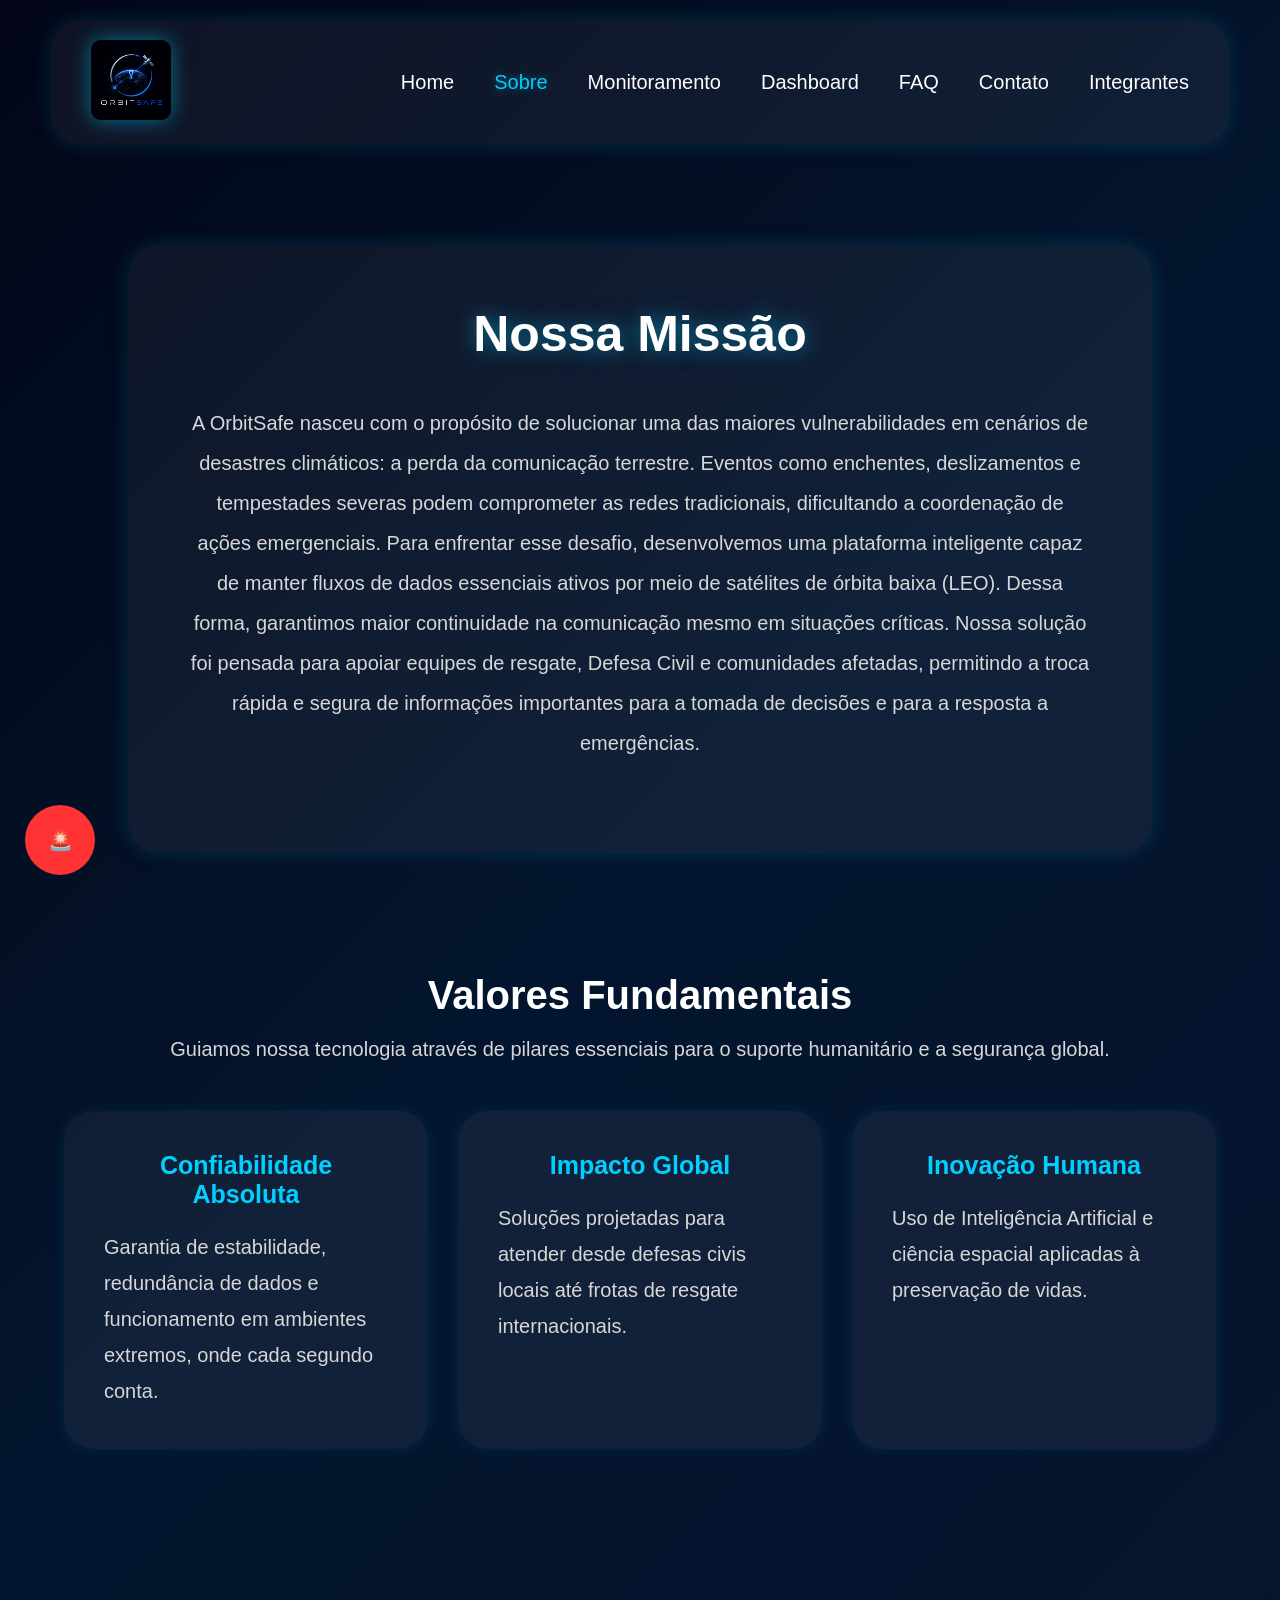
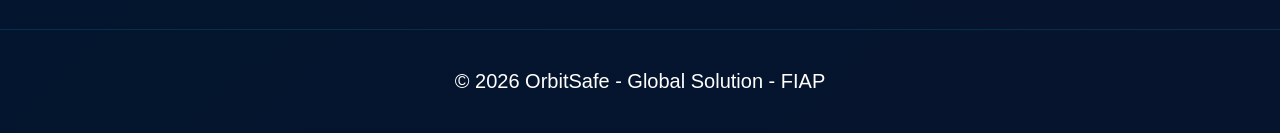
<file: pages/sobre.html>
<!doctype html>
<html lang="pt-br">
    <!-- Integração do chatbot IBM Watson Assistant -->

    <script>
        window.watsonAssistantChatOptions = {
            integrationID: "79fb87eb-c816-4fd3-aa18-846c47cedc20", // The ID of this integration.
            region: "https://integrations.us-south.assistant.watson.appdomain.cloud", // The region your integration is hosted in.
            serviceInstanceID: "0177986c-b5c0-4d7f-a7f8-b4a819fe3eaa", // The ID of your service instance.
            onLoad: async (instance) => { await instance.render(); }
        };
        setTimeout(function () {
            const t = document.createElement('script');
            t.src = "https://web-chat.global.assistant.watson.appdomain.cloud/versions/" + (window.watsonAssistantChatOptions.clientVersion || 'latest') + "/WatsonAssistantChatEntry.js";
            document.head.appendChild(t);
        });
    </script>

    <!-- Script responsável pelas funcionalidades interativas da página -->

    <script src="../js/script.js"></script>
<head>
    <meta charset="UTF-8">
    <meta name="viewport" content="width=device-width, initial-scale=1.0">
    <title>OrbitSafe - Sobre</title>

    <link rel="stylesheet" href="../css/main.css">
    <link rel="stylesheet" href="../css/sobre.css">
</head>

<body>

    <!-- Cabeçalho principal contendo a logo e o menu de navegação -->

    <header class="cabecalho">

        <nav class="cabecalho__navbar">

            <a href="../index.html" class="cabecalho__logo">
                <img src="../assets/logo.png" alt="Logo OrbitSafe">
            </a>

            <button id="menu-toggle" class="cabecalho__hamburger">
                ☰
            </button>

            <ul class="cabecalho__lista" id="nav-menu">

                <li class="cabecalho__item">
                    <a class="cabecalho__link" href="../index.html">Home</a>
                </li>

                <li class="cabecalho__item">
                    <a class="cabecalho__link cabecalho__link--active" href="./sobre.html">Sobre</a>
                </li>

                <li class="cabecalho__item">
                    <a class="cabecalho__link" href="./monitoramento.html">Monitoramento</a>
                </li>

                <li class="cabecalho__item">
                    <a class="cabecalho__link" href="./dashboard.html">Dashboard</a>
                </li>

                <li class="cabecalho__item">
                    <a class="cabecalho__link" href="./faq.html">FAQ</a>
                </li>

                <li class="cabecalho__item">
                    <a class="cabecalho__link" href="./contato.html">Contato</a>
                </li>

                <li class="cabecalho__item">
                    <a class="cabecalho__link" href="./integrantes.html">Integrantes</a>
                </li>

            </ul>

        </nav>

    </header>

    <!-- Conteúdo principal da página Sobre -->

    <main class="conteudo">

        <!-- Seção que apresenta a missão e o propósito da OrbitSafe -->

        <section class="sobre">

            <div class="sobre__container">

                <h1 class="sobre__title">
                    Nossa Missão
                </h1>

                <p class="sobre__text">
                    A OrbitSafe nasceu com o propósito de solucionar uma das maiores vulnerabilidades em cenários de
                    desastres climáticos: a perda da comunicação terrestre. Eventos como enchentes, deslizamentos e
                    tempestades severas podem comprometer as redes tradicionais, dificultando a coordenação de ações
                    emergenciais.
                    Para enfrentar esse desafio, desenvolvemos uma plataforma inteligente capaz de manter fluxos de
                    dados essenciais ativos por meio de satélites de órbita baixa (LEO). Dessa forma, garantimos maior
                    continuidade na comunicação mesmo em situações críticas.
                    Nossa solução foi pensada para apoiar equipes de resgate, Defesa Civil e comunidades afetadas,
                    permitindo a troca rápida e segura de informações importantes para a tomada de decisões e para a
                    resposta a emergências.
                </p>



            </div>

        </section>

        <!-- Seção que apresenta os valores fundamentais do projeto -->

        <section class="valores">

            <div class="valores__cabecalho">

                <h2 class="valores__title">
                    Valores Fundamentais
                </h2>

                <p class="valores__text">
                    Guiamos nossa tecnologia através de pilares essenciais para o suporte
                    humanitário e a segurança global.
                </p>

            </div>

            <div class="valores__container">

                <!-- Card que destaca a confiabilidade da solução -->

                <section class="valores__card">

                    <h3 class="valores__sub-title">
                        Confiabilidade Absoluta
                    </h3>

                    <p>
                        Garantia de estabilidade, redundância de dados e funcionamento
                        em ambientes extremos, onde cada segundo conta.
                    </p>

                </section>


                <section class="valores__card">

                    <h3 class="valores__sub-title">
                        Impacto Global
                    </h3>

                    <p>
                        Soluções projetadas para atender desde defesas civis locais até
                        frotas de resgate internacionais.
                    </p>

                </section>

                <!-- Card que destaca a inovação tecnológica voltada à preservação de vidas -->

                <section class="valores__card">

                    <h3 class="valores__sub-title">
                        Inovação Humana
                    </h3>

                    <p>
                        Uso de Inteligência Artificial e ciência espacial aplicadas à
                        preservação de vidas.
                    </p>

                </section>

            </div>

        </section>

    </main>

    <!-- Rodapé com informações institucionais do projeto -->

    <footer class="rodape">
        <p>© 2026 OrbitSafe - Global Solution - FIAP</p>
    </footer>

    <!-- Botão de acesso rápido para envio de alertas SOS -->

    <button class="sos-btn" id="abrirSOS">
        🚨 
    </button>

    <!-- Modal utilizado para registrar solicitações de emergência -->

    <div class="sos-modal" id="modalSOS">

        <div class="sos-conteudo">

            <h3>🚨 Emergência</h3>

            <input type="text" id="sos-nome" placeholder="Nome">

            <input type="text" id="sos-localizacao" placeholder="Localização">

            <textarea id="sos-mensagem" placeholder="Descreva a situação"></textarea>

            <button class="sos-enviar" id="enviarSOS">
                Transmitir
            </button>

            <button class="sos-fechar" id="fecharSOS">
                Fechar
            </button>

        </div>

    </div>

    
</body>

</html>
</file>
<file: css/main.css>
/* ==========================================
   IMPORTAÇÃO DE TODAS AS PÁGINAS DE ESTILIZAÇÃO
========================================== */

@import url('./contato.css');
@import url('./dashboard.css');
@import url('./faq.css');
@import url('./integrantes.css');
@import url('./monitoramento.css');
@import url('./sobre.css');
</file>
<file: css/contato.css>
/* ==================================================
   SEÇÃO PRINCIPAL DE CONTATO
   ================================================== */

.contato{

    width:100%;

    padding:5rem 2rem;

    display:flex;

    flex-direction:column;

    align-items:center;

    gap:3rem;
}

/* ==================================================
   TÍTULO DA PÁGINA DE CONTATO
   ================================================== */

.contato__titulo{

    text-align:center;
}

.contato__titulo h1{

    font-size:4rem;

    color:#00d2ff;

    margin-bottom:1rem;
}

.contato__titulo p{

    color:#ffffff;
}

/* ==================================================
   FORMULÁRIO DE CONTATO
   ================================================== */

.contato__formulario{

    width:100%;
    max-width:600px;

    background:#081528;

    border:1px solid #00d2ff;

    border-radius:2rem;

    padding:3rem;
}

.contato__formulario form{

    display:flex;

    flex-direction:column;

    gap:2rem;
}

/* ==================================================
   CAMPOS DO FORMULÁRIO
   ================================================== */

.grupo-campo{

    display:flex;

    flex-direction:column;

    gap:.8rem;
}

.grupo-campo label{

    color:#ffffff;
}

.grupo-campo input,
.grupo-campo select,
.grupo-campo textarea{

    padding:1.2rem;

    border:1px solid #334155;

    border-radius:.8rem;

    background:#0b1d38;

    color:#ffffff;
}

/* ==================================================
   VALIDAÇÃO VISUAL DOS CAMPOS
   ================================================== */

input:valid,
textarea:valid{

    border:2px solid #046104;
}

input:invalid,
textarea:invalid{

    border:1px solid #e28484;
}

/* ==================================================
   BOTÃO DE ENVIO DO FORMULÁRIO
   ================================================== */

.btn-principal{

    padding:1.5rem;

    border:none;

    border-radius:1rem;

    background:#00d2ff;

    color:#000;

    font-weight:bold;

    cursor:pointer;
}

.btn-principal:hover{

    background:#32c7f0;
}

/* ==================================================
   RESPONSIVIDADE PARA CELULARES PEQUENOS
   ================================================== */

@media (min-width:320px) and (max-width:425px){

    .contato__titulo h1{

        font-size:3rem;
    }

    .contato__formulario{

        padding:2rem;
    }

}

/* ==================================================
   BOTÃO FLUTUANTE SOS
   ================================================== */

.sos-btn{

    position:fixed;

    bottom:25px;

    left:25px;

    width:70px;

    height:70px;

    border:none;

    border-radius:50%;

    background:#ff3333;

    color:white;

    font-size:2rem;

    cursor:pointer;

    z-index:9999;

}

/* ==================================================
   MODAL DE EMERGÊNCIA SOS
   ================================================== */

.sos-modal{

    display:none;

    position:fixed;

    top:0;
    left:0;

    width:100%;
    height:100%;

    background:rgba(0,0,0,.8);

    justify-content:center;

    align-items:center;

    z-index:10000;

}

/* ==================================================
   CONTEÚDO INTERNO DO MODAL SOS
   ================================================== */

.sos-conteudo{

    width:400px;

    background:#07142e;

    padding:30px;

    border-radius:20px;

    display:flex;

    flex-direction:column;

    gap:15px;

}

.sos-conteudo input,
.sos-conteudo textarea{

    padding:12px;

}

/* ==================================================
   BOTÃO DE ENVIO DO ALERTA SOS
   ================================================== */

.sos-enviar{

    background:#00cfff;

    border:none;

    padding:12px;

    cursor:pointer;

}

/* ==================================================
   BOTÃO DE FECHAMENTO DO MODAL SOS
   ================================================== */

.sos-fechar{

    background:#ff3333;

    border:none;

    padding:12px;

    color:white;

    cursor:pointer;

}

/* ==================================================
   RESPONSIVIDADE GERAL PARA TELAS MENORES
   ================================================== */

@media(max-width:600px){

    html{

        font-size:50%;

    }

    .contato{

        padding:4rem 1rem;

    }

    .contato__titulo h1{

        font-size:3.5rem;

    }

    .contato__titulo p{

        line-height:1.7;

    }

    .contato__formulario{

        width:95%;

        padding:2rem;

    }

    .grupo-campo input,
    .grupo-campo select,
    .grupo-campo textarea{

        padding:1rem;

    }

    .btn-principal{

        padding:1.3rem;

    }

}

/* ==================================================
   EFEITO DE FOCO NOS CAMPOS DO FORMULÁRIO
   ================================================== */

.grupo-campo input:focus,
.grupo-campo select:focus,
.grupo-campo textarea:focus{

    outline:none;

    border:1px solid #00d2ff;

}

/* ==================================================
   EFEITO VISUAL NO FORMULÁRIO
   ================================================== */

.contato__formulario{

    transition:.4s;

}

.contato__formulario:hover{

    box-shadow:
    0 0 30px rgba(0,210,255,.2);

}

/* ==================================================
   EFEITOS VISUAIS DO BOTÃO PRINCIPAL
   ================================================== */

.btn-principal{

    transition:.3s;

}

.btn-principal:hover{

    box-shadow:
    0 0 20px rgba(0,210,255,.4);

}

/* ==================================================
   ESTILIZAÇÃO DOS CAMPOS DO MODAL SOS
   ================================================== */

.sos-conteudo input,
.sos-conteudo textarea{

    background:#0b1d38;

    border:1px solid #334155;

    color:white;

    border-radius:1rem;

}

.sos-conteudo input:focus,
.sos-conteudo textarea:focus{

    outline:none;

    border:1px solid #00cfff;

}

/* ==================================================
   ESTILIZAÇÃO DO BOTÃO ENVIAR SOS
   ================================================== */

.sos-enviar{

    border-radius:1rem;

    font-weight:bold;

    transition:.3s;

}

.sos-enviar:hover{

    background:#32d8ff;

}

/* ==================================================
   ESTILIZAÇÃO DO BOTÃO FECHAR SOS
   ================================================== */

.sos-fechar{

    border-radius:1rem;

    font-weight:bold;

}

/* ==================================================
   BOTÃO SCROLL
================================================== */

html body #scrollTopBtn {
    left: 50%;
    transform: translateX(-50%);
}

html body #scrollTopBtn:hover {
    transform: translateX(-50%) scale(1.1);
    box-shadow: 0 0 15px rgba(0,207,255,0.4);
}

/* ==================================================
   ESTILO PADRÃO DO BOTÃO HAMBÚRGUER
================================================== */
.cabecalho__hamburger {
    display: none; 
    background: none;
    border: none;
    color: #00d2ff; 
    font-size: 3rem;
    cursor: pointer;
    transition: 0.3s;
}

.cabecalho__hamburger:hover {
    transform: scale(1.1);
}

/* ==================================================
   RESPONSIVIDADE DO MENU HAMBÚRGUER
================================================== */
@media (max-width: 900px) {
    .cabecalho__hamburger {
        display: block;
    }

    /* Modifica a barra de navegação para manter o alinhamento com o botão */
    .cabecalho__navbar {
        width: 90%;
        padding: 1.5rem 3rem;
        position: relative; 
    }

    /* Transforma a lista horizontal em um menu suspenso oculto */
    .cabecalho__lista {
        display: none; 
        flex-direction: column;
        position: absolute;
        top: 100%; 
        left: 0;
        width: 100%;
        background-color: rgba(7, 20, 46, 0.95);
        backdrop-filter: blur(15px);
        border: 1px solid rgba(0, 207, 255, 0.2);
        border-radius: 2rem;
        padding: 3rem;
        gap: 2.5rem;
        box-shadow: 0 10px 30px rgba(0,0,0,0.5);
        z-index: 999;
    }

    /* classe ativada quando clicada, mostra o menu */
    .cabecalho__lista.active {
        display: flex;
    }
}

/* ==================================================
   RESPONSIVIDADE GERAL PARA TELAS MENORES
================================================== */
@media(max-width:600px){
    html{
        font-size:50%;
    }

    .contato{
        padding: 4rem 1rem;
    }

    .contato__titulo h1{
        font-size: 3.5rem;
    }

    .contato__titulo p{
        line-height: 1.7;
    }

    .contato__formulario{
        width: 95%;
        padding: 2rem;
    }

    .grupo-campo input,
    .grupo-campo select,
    .grupo-campo textarea{
        padding: 1rem;
    }

    .btn-principal{
        padding: 1.3rem;
    }
}

/* ==================================================
   RESPONSIVIDADE PARA CELULARES PEQUENOS E MODAL SOS (Até 480px)
================================================== */
@media(max-width:480px){
    .contato__titulo h1{
        font-size: 3rem;
    }

    .contato__formulario{
        padding: 2rem;
    }

    .sos-conteudo{
        width: 90%;
        padding: 2rem;
    }

    .sos-btn{
        width: 60px;
        height: 60px;
        font-size: 1.8rem;
    }
}
</file>
<file: css/dashboard.css>
/* ==================================================
   CONTAINER PRINCIPAL DO DASHBOARD
   ================================================== */

.container-dashboard{

    width:90%;
    max-width:1400px;

    margin:0 auto;

    padding:6rem 0;
}

/* ==================================================
   TÍTULO E DESCRIÇÃO DO DASHBOARD
   ================================================== */

.titulo-dashboard{

    margin-bottom:4rem;

    border-left:5px solid #00cfff;

    padding-left:2rem;
}

.titulo-dashboard h2{

    color:#00cfff;

    font-size:4rem;

    margin-bottom:1rem;
}

.titulo-dashboard p{

    color:#d7d7d7;
}

/* ==================================================
   SISTEMA DE ABAS DO DASHBOARD
   ================================================== */

.abas-dashboard{

    display:flex;

    gap:1.5rem;

    margin-bottom:4rem;
}

.btn-aba{

    padding:1rem 2rem;

    border:none;

    border-radius:1rem;

    background:#0b1d38;

    color:white;

    cursor:pointer;

    transition:.3s;
}

.btn-aba:hover{

    background:#00cfff;

    color:black;
}

.btn-aba.active{

    background:#00cfff;

    color:black;

    font-weight:bold;
}

/* ==================================================
   GRID DE MÉTRICAS PRINCIPAIS
   ================================================== */

.grid-metricas{

    display:grid;

    grid-template-columns:repeat(4,1fr);

    gap:2rem;

    margin-bottom:4rem;
}

.card-metrica{

    background:rgba(255,255,255,.05);

    padding:3rem;

    border-radius:2rem;

    text-align:center;

    box-shadow:0 0 15px rgba(0,207,255,.1);
}

.card-metrica h4{

    margin-bottom:1rem;

    color:#d7d7d7;
}

.valor-metrica{

    font-size:4rem;

    font-weight:bold;

    color:#00cfff;

    margin-bottom:1rem;
}

.tendencia{

    font-size:1.6rem;
}

/* ==================================================
   ÁREA DOS GRÁFICOS
   ================================================== */

.grade-dashboard{

    display:grid;

    grid-template-columns:1fr 1fr;

    gap:3rem;

    margin-bottom:5rem;
}

.bloco-grafico{

    background:rgba(255,255,255,.05);

    padding:2rem;

    border-radius:2rem;

    box-shadow:0 0 15px rgba(0,207,255,.08);
}

.bloco-grafico h3{

    margin-bottom:2rem;

    color:#ffffff;
}

.area-grafico-ficticio{

    background:#081528;

    border:1px dashed #00cfff;

    border-radius:1rem;

    padding:2rem;

    min-height:280px;
}

/* ==================================================
   GRÁFICO DE LINHA (SVG)
   ================================================== */

.chart-svg{

    width:100%;
    height:250px;
}

.chart-grid-line{

    stroke:#334155;

    stroke-width:1;
}

.chart-line{

    fill:none;

    stroke:#00cfff;

    stroke-width:4;
}

.chart-line-bg{

    fill:rgba(0,207,255,.15);
}

/* ==================================================
   GRÁFICO DE BARRAS
   ================================================== */

.bar-wrapper{

    display:flex;

    flex-direction:column;

    align-items:center;

    gap:1rem;
}

.bar{

    width:50px;

    background:#00cfff;

    border-radius:1rem 1rem 0 0;

    position:relative;
}

.bar-value{

    position:absolute;

    top:-30px;

    left:50%;

    transform:translateX(-50%);

    color:white;
}

.bar-label{

    color:white;
}

/* ==================================================
   TABELA DE TRANSMISSÕES ORBITAIS
   ================================================== */

.secao-tabela{

    background:rgba(255,255,255,.05);

    padding:3rem;

    border-radius:2rem;

    margin-bottom:5rem;
}

.secao-tabela h3{

    margin-bottom:2rem;

    color:#00cfff;
}

.tabela-wrapper{

    overflow-x:auto;
}

.tabela-dados{

    width:100%;

    border-collapse:collapse;
}

.tabela-dados th{

    background:#00cfff;

    color:black;

    padding:1.5rem;

    text-align:left;
}

.tabela-dados td{

    padding:1.5rem;

    border-bottom:1px solid rgba(255,255,255,.1);
}

.tabela-dados tr:hover{

    background:rgba(255,255,255,.03);
}

/* ==================================================
   INDICADORES DE STATUS
   ================================================== */

.badge-status{

    padding:.6rem 1.2rem;

    border-radius:2rem;

    font-size:1.4rem;

    font-weight:bold;
}

.ativo{

    background:#008f39;
}

.completo{

    background:#00cfff;

    color:black;
}

/* ==================================================
   GRÁFICO DE BARRAS 
   ================================================== */

.area-grafico-ficticio{

    background:#081528;
    border:1px dashed #00cfff;
    border-radius:2rem;
    padding:1rem;
    min-height:280px;
}

.bar-chart-container {
    position: relative;
    width: 100%;
    height: 300px; 
    padding: 0;
    box-sizing: border-box;
}

.container-grafico-resiliencia {
    position: absolute;
    top: 0;
    left: 0;
    width: 100%;
    height: 100%;
    z-index: 1;
    overflow: hidden;
}

.imagem-grafico-barras {
    width: 100%;
    height: 120%;
    object-fit: fill; 
    display: block;
}

.container-legendas-regiao {
    position: absolute;
    bottom: 5px; 
    left: 0;
    width: 100%;
    padding: 0 50px;
    z-index: 2; 
    
    display: grid;
    grid-template-columns: repeat(5, 1fr); 
    text-align: center;
}

.legenda-item {
    display: block;
    color: #ffffff;
    font-size: 1.4rem;
    font-weight: bold;
    text-shadow: 0 2px 4px rgba(0, 0, 0, 0.9); 
}

.legenda-item span {
    display: block;
    margin-bottom: 2px;
}

.legenda-item small {
    display: block;
    opacity: 0.8;
    font-size: 1.2rem;
}

.bar-wrapper, .bar, .bar-value, .bar-label {
    display: none;
}

/* ==================================================
   BOTÃO SCROLL
================================================== */

html body #scrollTopBtn {
    left: 50%;
    transform: translateX(-50%);
}

html body #scrollTopBtn:hover {
    transform: translateX(-50%) scale(1.1);
    box-shadow: 0 0 15px rgba(0,207,255,0.4);
}

/* ==================================================
   ESTILO PADRÃO DO BOTÃO HAMBÚRGUER (PC/DESKTOP)
================================================== */
.cabecalho__hamburger {
    display: none; 
    background: none;
    border: none;
    color: #00cfff; 
    font-size: 3rem;
    cursor: pointer;
    transition: 0.3s;
}

.cabecalho__hamburger:hover {
    transform: scale(1.1);
}

/* ==================================================
   RESPONSIVIDADE UNIFICADA 
   Ajusta os gráficos do Dashboard para tablets grandes
================================================== */
@media(max-width:1100px){
    .grade-dashboard{
        grid-template-columns:1fr; 
    }
}

/* ==================================================
   RESPONSIVIDADE DO MENU HAMBÚRGUER 
================================================== */
@media (max-width: 900px) {
    /* Exibe o botão de três listras (☰) */
    .cabecalho__hamburger {
        display: block;
    }

    /* Modifica a barra de navegação para manter o alinhamento com o botão */
    .cabecalho__navbar {
        width: 90%;
        padding: 1.5rem 3rem;
        position: relative; 
    }

    /* Transforma a lista horizontal em um menu suspenso oculto */
    .cabecalho__lista {
        display: none; 
        flex-direction: column;
        position: absolute;
        top: 100%; 
        left: 0;
        width: 100%;
        background-color: rgba(7, 20, 46, 0.95);
        backdrop-filter: blur(15px);
        border: 1px solid rgba(0, 207, 255, 0.2);
        border-radius: 2rem;
        padding: 3rem;
        gap: 2.5rem;
        box-shadow: 0 10px 30px rgba(0,0,0,0.5);
        z-index: 999;
    }

    /* classe ativada quando clicada, mostra o menu */
    .cabecalho__lista.active {
        display: flex;
    }

    /* Ajuste fino das métricas para telas desse tamanho */
    .grid-metricas{
        grid-template-columns: 1fr 1fr;
    }
}

/* ==================================================
   RESPONSIVIDADE TOTAL PARA CELULARES 
   Mantém as reduções do seu Dashboard original salvas
================================================== */
@media(max-width:600px){
    html{
        font-size:50%;
    }

    .container-dashboard{
        width:95%;
        padding:4rem 0;
    }

    .titulo-dashboard h2{
        font-size:3rem;
    }

    .titulo-dashboard p{
        line-height:1.7;
    }

    .abas-dashboard{
        flex-direction:column;
    }

    .btn-aba{
        width:100%;
    }

    .grid-metricas{
        grid-template-columns:1fr;
    }

    .card-metrica{
        padding:2.5rem;
    }

    .valor-metrica{
        font-size:3rem;
    }

    .bloco-grafico{
        padding:2rem;
    }

    .area-grafico-ficticio{
        min-height:220px;
    }

    .chart-svg{
        height:180px;
    }

    .bar-chart-container{
        height:180px;
    }

    .bar{
        width:35px;
    }

    .bar-label{
        font-size:1.4rem;
    }

    .secao-tabela{
        padding:2rem;
    }

    .tabela-dados th,
    .tabela-dados td{
        padding:1rem;
        font-size:1.4rem;
    }
}
/* ==========================================
   ESTILIZAÇÃO DO PARÁGRAFO DE DETALHES (SATÉLITES)
========================================== */
.texto-satelite {
    text-align: center;         
    max-width: 850px;           
    margin: 4rem auto 0 auto;   
    line-height: 1.6;           
    color: #e2e8f0;             
}

/* ==================================================
   EFEITOS DE HOVER NOS CARDS E BLOCOS
   ================================================== */

.card-metrica,
.bloco-grafico,
.secao-tabela{

    transition:.4s;

}

.card-metrica:hover,
.bloco-grafico:hover,
.secao-tabela:hover{

    box-shadow:
    0 0 25px rgba(0,207,255,.25);

}

/* ==================================================
   PERSONALIZAÇÃO DA BARRA DE ROLAGEM
   ================================================== */

.tabela-wrapper::-webkit-scrollbar{

    height:8px;

}

.tabela-wrapper::-webkit-scrollbar-thumb{

    background:#00cfff;

    border-radius:1rem;

}

/* ==================================================
   CORES DOS INDICADORES DE TENDÊNCIA
   ================================================== */

.alta{

    color:#34d399;

}

.baixa{

    color:#f87171;

}

.estavel{

    color:#facc15;

}

/* ==================================================
   ANIMAÇÃO DE ENTRADA DOS CARDS
   ================================================== */

.card-metrica{

    animation:fadeCard .8s;
}

@keyframes fadeCard{

    from{

        opacity:0;

        transform:translateY(20px);

    }

    to{

        opacity:1;

        transform:translateY(0);

    }

}
</file>
<file: css/faq.css>
/* ==================================================
   RESET GLOBAL
   Remove margens e paddings padrões do navegador
================================================== */
*{
    margin:0;
    padding:0;
    box-sizing:border-box;
}

/* ==================================================
   VARIÁVEIS GLOBAIS
   Cores, tamanhos e estilos reutilizados
================================================== */
:root{

    --bg-dark:#020617;
    --bg-card:#07142e;

    --primaary:#00cfff;

    --text-main:#ffffff;

    --titulo-main:5rem;

    --sub-titulo:2.5rem;

}

/* ==================================================
   CONFIGURAÇÕES GERAIS DA PÁGINA
================================================== */
html{

    font-size:62.5%;

}

body{

    font-size:2rem;

    font-family:'Segoe UI',sans-serif;

    background-image:
    linear-gradient(
        135deg,
        #020617,
        #03152e,
        #07142e
    );

    color:var(--text-main);

    overflow-x:hidden;

}

/* ==================================================
   CABEÇALHO E MENU DE NAVEGAÇÃO
================================================== */
.cabecalho{

    width:100%;

    padding:2rem;

}

.cabecalho__navbar{

    width:95%;

    margin:auto;

    display:flex;

    justify-content:space-between;

    align-items:center;

    padding:2rem 4rem;

    background-color:rgba(255,255,255,.05);

    border-radius:3rem;

    box-shadow:
    0 0 20px rgba(0,207,255,.15);

}

/* ==================================================
   LOGO DO PROJETO
================================================== */
.cabecalho__logo img{

    height:8rem;

    border-radius:1rem;

    box-shadow:
    0 0 20px rgba(0,207,255,.5);

}

/* ==================================================
   LISTA DE LINKS DO MENU
================================================== */
.cabecalho__lista{

    display:flex;

    list-style:none;

    gap:4rem;

}

.cabecalho__link{

    text-decoration:none;

    color:white;

    transition:.4s;

}

.cabecalho__link:hover{

    color:var(--primary);

}

/* ==================================================
   CONTAINER PRINCIPAL DA FAQ
================================================== */
.faq{

    width:90%;

    margin:auto;

    padding:8rem 0;

}

/* ==================================================
   TÍTULO DA PÁGINA FAQ
================================================== */
.faq__titulo{

    text-align:center;

    margin-bottom:6rem;

}

.faq__titulo h1{

    font-size:var(--titulo-main);

    margin-bottom:2rem;

    text-shadow:
    0 0 20px rgba(0,207,255,.4);

}

.faq__titulo p{

    color:#d7d7d7;

}

/* ==================================================
   CONTAINER DOS CARDS DE PERGUNTAS
================================================== */
.faq__container{

    display:flex;

    flex-direction:column;

    gap:3rem;

}

/* ==================================================
   CARD INDIVIDUAL DE PERGUNTA E RESPOSTA
================================================== */
.faq__card{

    background-color:rgba(255,255,255,.05);

    padding:4rem;

    border-radius:3rem;

    border-left:6px solid #00cfff;

    transition:.5s;

    box-shadow:
    0 0 15px rgba(0,207,255,.1);

}

/* ==================================================
   EFEITO HOVER DOS CARDS
================================================== */
.faq__card:hover{

    transform:translateY(-5px);

    box-shadow:
    0 0 35px rgba(0,207,255,.25);

}

/* ==================================================
   TÍTULO DAS PERGUNTAS
================================================== */
.faq__card h2{

    color:var(--primary);

    margin-bottom:2rem;

    font-size:var(--sub-titulo);

}

/* ==================================================
   TEXTO DAS RESPOSTAS
================================================== */
.faq__card p{

    color:#d7d7d7;

    line-height:1.8;

}

/* ==================================================
   RODAPÉ DA PÁGINA
================================================== */
.rodape{

    margin-top:8rem;

    padding:4rem;

    text-align:center;

    border-top:1px solid rgba(0,207,255,.15);

}

/* ==================================================
   BOTÃO SCROLL
================================================== */

html body #scrollTopBtn {
    left: 50%;
    transform: translateX(-50%);
}

html body #scrollTopBtn:hover {
    transform: translateX(-50%) scale(1.1);
    box-shadow: 0 0 15px rgba(0,207,255,0.4);
}

/* ==================================================
   ESTILO PADRÃO DO BOTÃO HAMBÚRGUER (PC/DESKTOP)
================================================== */
.cabecalho__hamburger {
    display: none; 
    background: none;
    border: none;
    color: #00cfff; 
    font-size: 3rem;
    cursor: pointer;
    transition: 0.3s;
}

.cabecalho__hamburger:hover {
    transform: scale(1.1);
}

/* ==================================================
   RESPONSIVIDADE DO MENU HAMBÚRGUER
================================================== */
@media (max-width: 900px) {
    /* Exibe o botão de três listras (☰) */
    .cabecalho__hamburger {
        display: block;
    }

    /* Modifica a barra de navegação para manter o alinhamento com o botão */
    .cabecalho__navbar {
        width: 90%;
        padding: 1.5rem 3rem;
        position: relative; 
        flex-direction: row; 
        gap: 0;
    }

    /* Transforma a lista horizontal em um menu suspenso oculto */
    .cabecalho__lista {
        display: none; 
        flex-direction: column;
        position: absolute;
        top: 100%; 
        left: 0;
        width: 100%;
        background-color: rgba(7, 20, 46, 0.95);
        backdrop-filter: blur(15px);
        border: 1px solid rgba(0, 207, 255, 0.2);
        border-radius: 2rem;
        padding: 3rem;
        gap: 2.5rem;
        box-shadow: 0 10px 30px rgba(0,0,0,0.5);
        z-index: 999;
    }

    /* classe ativada quando clicada, mostra o menu */
    .cabecalho__lista.active {
        display: flex;
    }

    .faq__titulo h1 {
        font-size: 4rem;
    }

    .faq__card {
        padding: 3rem;
    }
}

/* ==================================================
   RESPONSIVIDADE GERAL DA FAQ 
================================================== */
@media(max-width:600px){
    html{
        font-size:50%;
    }

    .cabecalho{
        padding:1rem;
    }

    .faq{
        width:95%;
        padding:5rem 0;
    }

    .faq__titulo h1{
        font-size:3.5rem;
    }

    .faq__titulo p{
        line-height:1.7;
    }

    .faq__card{
        padding:2.5rem;
    }

    .faq__card h2{
        font-size:2rem;
        line-height:1.5;
    }

    .faq__card p{
        font-size:1.6rem;
        line-height:1.8;
    }
}

/* ==================================================
   ANIMAÇÃO EXTRA DOS CARDS FAQ
================================================== */
.faq__card{

    transition:.4s;

}

.faq__card:hover{

    transform:translateY(-8px);

}

/* ==================================================
   ESTILIZAÇÃO DOS CAMPOS DO MODAL SOS
================================================== */
.sos-conteudo input,
.sos-conteudo textarea{

    background:#0b1d38;

    border:1px solid #334155;

    border-radius:1rem;

    color:white;

}

.sos-conteudo input:focus,
.sos-conteudo textarea:focus{

    outline:none;

    border:1px solid #00cfff;

}

/* ==================================================
   ESTILO E HOVER DO BOTÃO ENVIAR SOS
================================================== */
.sos-enviar{

    border-radius:1rem;

    font-weight:bold;

    transition:.3s;

}

.sos-enviar:hover{

    background:#37d9ff;

}

/* ==================================================
   ESTILO DO BOTÃO FECHAR SOS
================================================== */
.sos-fechar{

    border-radius:1rem;

    font-weight:bold;

}

/* ==================================================
   AJUSTES EXTRAS PARA TELAS MUITO PEQUENAS
================================================== */
@media(max-width:480px){

    .sos-conteudo{

        width:90%;

        padding:2rem;

    }

    .sos-btn{

        width:60px;

        height:60px;

        font-size:1.8rem;

    }

}
</file>
<file: css/integrantes.css>
/* ==========================================
   RESET GLOBAL
========================================== */

*{
    margin:0;
    padding:0;
    box-sizing:border-box;
}

/* ==========================================
   VARIÁVEIS GLOBAIS
========================================== */

:root{

    --bg-dark:#020617;
    --primary:#00cfff;
    --text-main:#ffffff;
    --titulo-main:5rem;
    --sub-titulo:2.5rem;

}

/* ==========================================
   CONFIGURAÇÕES GERAIS DA PÁGINA
========================================== */

html{
    font-size:62.5%;
}

body{

    font-size:2rem;
    font-family:'Segoe UI',sans-serif;

    background-image:
    linear-gradient(
        135deg,
        #020617,
        #03152e,
        #07142e
    );

    color:var(--text-main);

}

/* ==========================================
   CABEÇALHO E MENU DE NAVEGAÇÃO
========================================== */

.cabecalho{

    width:100%;
    padding:2rem;

}

.cabecalho__navbar{

    width:95%;
    margin:auto;

    padding:2rem 4rem;

    display:flex;

    justify-content:space-between;
    align-items:center;

    background-color:rgba(255,255,255,.05);

    border-radius:3rem;

    box-shadow:0 0 20px rgba(0,207,255,.15);

}

.cabecalho__logo img{
    height:8rem;
}

.cabecalho__lista{

    display:flex;

    list-style:none;

    gap:4rem;

}

.cabecalho__link{

    text-decoration:none;

    color:white;

    transition:.4s;

}

.cabecalho__link:hover{
    color:var(--primary);
}

/* ==========================================
   SEÇÃO PRINCIPAL DOS INTEGRANTES
========================================== */

.integrantes{

    width:90%;

    margin:auto;

    padding:8rem 0;

}

/* ==========================================
   TÍTULO DA PÁGINA
========================================== */

.integrantes__titulo{

    text-align:center;

    margin-bottom:6rem;

}

.integrantes__titulo h1{

    font-size:var(--titulo-main);

    margin-bottom:2rem;

}

.integrantes__titulo p{
    color:#d7d7d7;
}

/* ==========================================
   GRID DOS CARDS DOS INTEGRANTES
========================================== */

.integrantes__container{

    display:grid;

    grid-template-columns:1fr 1fr 1fr;

    gap:3rem;

}

/* ==========================================
   CARD INDIVIDUAL DE CADA INTEGRANTE
========================================== */

.integrante{

    background-color:rgba(255,255,255,.05);

    padding:4rem;

    border-radius:3rem;

    text-align:center;

    box-shadow:0 0 15px rgba(0,207,255,.1);

    transition:.5s;

}

.integrante:hover{
    box-shadow:0 0 35px rgba(0,207,255,.25);
}

/* ==========================================
   FOTO DO INTEGRANTE
========================================== */

.integrante img{

    width:18rem;
    height:18rem;

    border-radius:50%;

    object-fit:cover;

    margin-bottom:2rem;

}

/* ==========================================
   INFORMAÇÕES DO INTEGRANTE
========================================== */

.integrante h2{

    color:var(--primary);

    font-size:2.3rem;

    margin-bottom:1.5rem;

}

.integrante p{

    margin-bottom:1rem;

    color:#d7d7d7;

}

/* ==========================================
   LINKS (GITHUB E LINKEDIN)
========================================== */

.integrante__links{

    display:flex;

    justify-content:center;

    gap:2rem;

    margin-top:2rem;

}

.integrante__links img{

    width:5rem;

    height:5rem;

    border-radius:0;

    transition:.4s;

}

.integrante__links img:hover{
    transform:scale(1.1);
}

/* ==========================================
   SEÇÃO DO REPOSITÓRIO GITHUB
========================================== */

.repositorio{

    width:100%;

    max-width:900px;

    margin:6rem auto 0 auto;

    padding:4rem;

    text-align:center;

    background-color:rgba(255,255,255,.05);

    border-radius:3rem;

    box-shadow:0 0 15px rgba(0,207,255,.1);

}

.repositorio h2{

    color:var(--primary);

    font-size:3rem;

    margin-bottom:2rem;

}

.repositorio p{

    color:#d7d7d7;

    margin-bottom:3rem;

}

/* ==========================================
   BOTÃO DE ACESSO AO REPOSITÓRIO
========================================== */

.repositorio__botao{

    display:inline-block;

    padding:1.5rem 3rem;

    background-color:var(--primary);

    color:#020617;

    text-decoration:none;

    font-weight:bold;

    border-radius:1rem;

    transition:.4s;

}

.repositorio__botao:hover{

    transform:scale(1.05);

    box-shadow:0 0 20px rgba(0,207,255,.4);

}

/* ==========================================
   RODAPÉ
========================================== */

.rodape{

    padding:4rem;

    text-align:center;

    border-top:1px solid rgba(0,207,255,.15);

}

/* ==================================================
   BOTÃO SCROLL
================================================== */

html body #scrollTopBtn {
    left: 50%;
    transform: translateX(-50%);
}

html body #scrollTopBtn:hover {
    transform: translateX(-50%) scale(1.1);
    box-shadow: 0 0 15px rgba(0,207,255,0.4);
}

/* ==========================================
   ESTILO PADRÃO DO BOTÃO HAMBÚRGUER (PC/DESKTOP)
========================================== */
.cabecalho__hamburger {
    display: none; 
    background: none;
    border: none;
    color: var(--primary); 
    font-size: 3rem;
    cursor: pointer;
    transition: 0.3s;
}

.cabecalho__hamburger:hover {
    transform: scale(1.1);
}

/* ==========================================
   RESPONSIVIDADE DO MENU HAMBÚRGUER 
========================================== */
@media (max-width: 900px) {
    /* Exibe o botão de três listras (☰) */
    .cabecalho__hamburger {
        display: block;
    }

    /* Modifica a barra de navegação para manter o alinhamento com o botão */
    .cabecalho__navbar {
        width: 90%;
        padding: 1.5rem 3rem;
        position: relative; 
        flex-direction: row; 
        gap: 0;
    }

    /* Transforma a lista horizontal em um menu suspenso oculto */
    .cabecalho__lista {
        display: none; 
        flex-direction: column;
        position: absolute;
        top: 100%; 
        left: 0;
        width: 100%;
        background-color: rgba(7, 20, 46, 0.95);
        backdrop-filter: blur(15px);
        border: 1px solid rgba(0, 207, 255, 0.2);
        border-radius: 2rem;
        padding: 3rem;
        gap: 2.5rem;
        box-shadow: 0 10px 30px rgba(0,0,0,0.5);
        z-index: 999;
    }

    /* CLASSE ATIVADA PELO JAVASCRIPT: Quando clicado, mostra o menu */
    .cabecalho__lista.active {
        display: flex;
    }

    /* Mantém os ajustes de grid originais da sua página de integrantes */
    .integrantes__container {
        grid-template-columns: 1fr;
    }

    .integrantes__titulo h1 {
        font-size: 4rem;
    }

    .repositorio {
        padding: 2.5rem;
    }
}

/* ==========================================
   RESPONSIVIDADE GERAL PARA CELULARES 
========================================== */
@media(max-width:600px){
    html{
        font-size:50%;
    }

    .cabecalho {
        padding: 1rem;
    }

    .integrantes {
        width: 95%;
        padding: 5rem 0;
    }

    .integrantes__titulo h1{
        font-size: 3.5rem;
    }

    .integrantes__titulo p{
        line-height: 1.7;
    }

    .integrante{
        padding: 3rem;
    }

    .integrante img{
        width: 15rem;
        height: 15rem;
    }

    .integrante h2{
        font-size: 2rem;
    }

    .integrante__links img{
        width: 4rem;
        height: 4rem;
    }

    .repositorio {
        width: 95%;
        padding: 3rem 2rem;
    }

    .repositorio h2{
        font-size: 2.5rem;
    }
}

/* ==========================================
   ANIMAÇÕES E EFEITOS VISUAIS
========================================== */

.integrante{
    transition:.4s;
}

.integrante:hover{
    transform:translateY(-8px);
}

.integrante img{
    transition:.4s;
}

.integrante:hover img{

    box-shadow:
    0 0 30px rgba(0,207,255,.5);

}

.repositorio{
    transition:.4s;
}

.repositorio:hover{

    box-shadow:
    0 0 30px rgba(0,207,255,.25);

}

/* ==========================================
   ESTILIZAÇÃO DOS CAMPOS DO SOS
========================================== */

.sos-conteudo input,
.sos-conteudo textarea{

    background:#0b1d38;

    border:1px solid #334155;

    border-radius:1rem;

    color:white;

}

.sos-conteudo input:focus,
.sos-conteudo textarea:focus{

    outline:none;

    border:1px solid #00cfff;

}

.sos-enviar{

    border-radius:1rem;

    font-weight:bold;

    transition:.3s;

}

.sos-enviar:hover{
    background:#35dcff;
}

.sos-fechar{

    border-radius:1rem;

    font-weight:bold;

}

/* ==========================================
   AJUSTES FINAIS PARA TELAS PEQUENAS
========================================== */

@media(max-width:480px){

    .sos-conteudo{

        width:90%;

        padding:2rem;

    }

    .sos-btn{

        width:60px;
        height:60px;

        font-size:1.8rem;

    }

}
</file>
<file: css/login.css>
/* ==================================================
   RESET GLOBAL & VARIÁVEIS 
================================================== */
* {
    margin: 0;
    padding: 0;
    box-sizing: border-box;
}

:root {
    --bg-dark: #020617;
    --bg-card: rgba(7, 20, 46, .75);
    --primary: #00cfff;
    --text-main: #ffffff;
    --sub-titulo: 2.5rem;
    --titulo-main: 8rem;
}

html {
    font-size: 62.5%;
}

body {
    font-size: 2rem;
    font-family: 'Segoe UI', sans-serif;
    color: var(--text-main);
    background-color: var(--bg-dark);
    overflow-x: hidden;
    display: flex;
    flex-direction: column;
    min-height: 100vh;
}

/* Camada escura de fundo padrão do projeto */
body::before {
    content: "";
    position: fixed;
    top: 0;
    left: 0;
    width: 100%;
    height: 100%;
    background-image: linear-gradient(rgba(2, 6, 23, .80), rgba(2, 6, 23, .85));
    z-index: -1;
}

/* ==================================================
   ESTILOS DO CABEÇALHO 
================================================== */
.cabecalho {
    width: 100%;
    padding: 2rem;
}

.cabecalho__navbar {
    width: 95%;
    margin: auto;
    display: flex;
    justify-content: space-between;
    align-items: center;
    padding: 2rem 4rem;
    border-radius: 4rem;
    border: 1px solid rgba(0, 207, 255, .20);
    background-color: rgba(255, 255, 255, .05);
    backdrop-filter: blur(10px);
}

.cabecalho__logo img {
    height: 8rem;
    border-radius: 1rem;
    box-shadow: 0 0 20px rgba(0, 207, 255, .5);
}

.cabecalho__lista {
    list-style: none;
    display: flex;
    gap: 4rem;
}

.cabecalho__link {
    color: white;
    text-decoration: none;
    transition: .4s;
}

.cabecalho__link:hover {
    color: var(--primary);
}

.cabecalho__hamburger {
    display: none; 
    background: none;
    border: none;
    color: var(--primary);
    font-size: 3rem;
    cursor: pointer;
    transition: 0.3s;
}

/* ==================================================
   WRAPPER PRINCIPAL 
================================================== */
.auth-wrapper {
    width: 80%;
    margin: 1.5rem auto; 
    background-color: rgba(255, 255, 255, .05); 
    padding: 2rem; 
    border-radius: 3rem;
    box-shadow: 0 0 20px rgba(0, 207, 255, .15);
    display: flex;
    flex-direction: column;
    align-items: center;
    box-sizing: border-box;
}

/* ==================================================
   TEXTOS
================================================== */
.auth-header {
    width: 100%;
    text-align: center;
    margin-bottom: 1.5rem; 
}

.auth-header__title {
    font-size: 5rem; 
    font-weight: bold;
    color: var(--text-main);
    text-shadow: 0 0 20px rgba(0, 207, 255, .5); 
    margin-bottom: 1.5rem;
}

.auth-header__subtitle {
    text-align: center;
    line-height: 2; 
    color: #d7d7d7;
    font-size: 2rem;
    max-width: 90rem;
    margin: 0 auto;
}

/* ==================================================
   CONTAINER E CARDS DE LOGIN / CADASTRO
================================================== */
.auth-container {
    display: flex;
    justify-content: center;
    align-items: stretch;
    gap: 4rem;
    width: 100%;
    box-sizing: border-box;
}

.auth-card {
    background-color: var(--bg-card);
    padding: 2rem 3.5rem;
    border-radius: 3rem;
    border: 1px solid rgba(0, 207, 255, .15);
    backdrop-filter: blur(10px);
    flex: 1;
    min-width: 300px;
    max-width: 460px;
    text-align: center;
    transition: .5s;
}

.auth-card:hover {
    transform: translateY(-5px);
    box-shadow: 0 0 35px rgba(0, 207, 255, .25);
    border-color: rgba(0, 207, 255, 0.4);
}

.auth-card h2 {
    font-size: var(--sub-titulo);
    color: var(--primary);
    margin-bottom: 3rem;
    font-weight: bold;
    text-transform: uppercase;
}

.form-group {
    margin-bottom: 2.2rem;
    text-align: left;
}

.form-group label {
    color: #d7d7d7;
    display: block;
    margin-bottom: 0.8rem;
    font-size: 1.6rem;
}

.form-group input {
    width: 100%;
    padding: 1.4rem;
    background: rgba(2, 6, 23, 0.7);
    border: 1px solid rgba(0, 207, 255, 0.2);
    border-radius: 1rem;
    color: var(--text-main);
    font-size: 1.6rem;
    box-sizing: border-box;
}

.form-group input:focus {
    outline: none;
    border-color: var(--primary);
}

.btn-auth {
    width: 100%;
    padding: 1.4rem;
    background-image: linear-gradient(135deg, #00cfff, #38bdf8);
    border: none;
    border-radius: 5rem;
    color: #020617;
    font-size: 1.6rem;
    font-weight: bold;
    cursor: pointer;
    transition: .4s;
}

.btn-auth:hover {
    box-shadow: 0 0 30px rgba(0, 207, 255, .7);
}

.btn-cadastro {
    background: transparent;
    background-image: none;
    border: 2px solid var(--primary);
    color: var(--primary);
}

.btn-cadastro:hover {
    background: var(--primary);
    color: #020617;
}

.msg-feedback {
    font-size: 1.5rem;
    margin-top: 1.5rem;
    display: none;
}
.erro { color: #ff4444; }
.sucesso { color: #00ff88; }

/* ==================================================
   BOTÃO VOLTAR 
================================================== */
.btn-voltar-container {
    margin-top: 1rem;
    text-align: center;
    width: 100%;
}

.btn-voltar {
    display: inline-block;
    padding: 1.5rem 4rem;
    color: #fff;
    text-decoration: none;
    font-size: 1.6rem;
    font-weight: bold;
    border: 1px solid rgba(0, 207, 255, 0.2);
    background-color: rgba(255, 255, 255, .05);
    border-radius: 5rem;
    transition: .4s;
}

.btn-voltar:hover {
    color: var(--primary);
    border-color: var(--primary);
    box-shadow: 0 0 15px rgba(0, 207, 255, 0.2);
}

/* ==================================================
   BOTÃO SCROLL
================================================== */

html body #scrollTopBtn {
    left: 50%;
    transform: translateX(-50%);
}

html body #scrollTopBtn:hover {
    transform: translateX(-50%) scale(1.1);
    box-shadow: 0 0 15px rgba(0,207,255,0.4);
}

/* ==================================================
   RESPONSIVIDADE
================================================== */

/* Dispositivos Médios (Tablets e telas até 900px) */
@media (max-width: 900px) {
    .cabecalho {
        position: relative;
        z-index: 999999 !important; 
    }

    .cabecalho__hamburger {
        display: block;
    }

    .cabecalho__navbar {
        width: 90%;
        position: relative; 
        z-index: 999999 !important;
    }

    .cabecalho__lista {
        display: none; 
        flex-direction: column;
        position: absolute;
        top: 100%;
        left: 0;
        width: 100%;
        background-color: #07142e !important; 
        backdrop-filter: blur(15px);
        border: 1px solid rgba(0, 207, 255, 0.2);
        border-radius: 2rem;
        padding: 3rem;
        gap: 2.5rem;
        z-index: 999999 !important; 
    }

    .cabecalho__lista.active {
        display: flex;
    }

    .auth-wrapper {
        width: 90%;
        padding: 3rem 2rem;
        margin: 2rem auto;
        position: relative;
        z-index: 1; 
    }

    .auth-header__title {
        font-size: 4rem;
    }

    .auth-container {
        flex-direction: column;
        align-items: center;
        gap: 3rem;
    }

    .auth-card {
        width: 100%;
        max-width: 100%;
        padding: 2.5rem 2rem;
    }
}

/* Dispositivos Pequenos (Celulares até 480px) */
@media (max-width: 480px) {
    .auth-wrapper {
        width: 95%;
        padding: 2rem 1.5rem;
    }

    .auth-header__title {
        font-size: 3.2rem; 
        margin-bottom: 1rem;
    }

    .auth-header__subtitle {
        font-size: 1.5rem;
        line-height: 1.4;
    }

    .auth-card h2 {
        font-size: 1.8rem;
        margin-bottom: 1.2rem;
    }

    .form-group label {
        font-size: 1.3rem;
    }

    .form-group input {
        font-size: 1.3rem;
        padding: 0.8rem;
    }

    .btn-auth {
        font-size: 1.4rem;
        padding: 1rem;
    }

    .btn-voltar {
        font-size: 1.4rem;
        padding: 1.2rem 3rem;
    }
}
</file>
<file: css/monitoramento.css>
/* ==========================================
   RESET GLOBAL
========================================== */
*{
    margin:0;
    padding:0;
    box-sizing:border-box;
}

/* ==========================================
   VARIÁVEIS GLOBAIS
========================================== */
:root{
    --bg-dark:#020617;
    --bg-card:#07142e;
    --primary:#00cfff;
    --text-main:#ffffff;
    --titulo-main:5rem;
    --sub-titulo:2.5rem;
}

/* ==========================================
   CONFIGURAÇÕES GERAIS DA PÁGINA
========================================== */
html{
    font-size:62.5%;
}

body{
    font-size:2rem;
    font-family:'Segoe UI',sans-serif;
    background-image:
    linear-gradient(
        135deg,
        #020617,
        #03152e,
        #07142e
    );
    color:var(--text-main);
    overflow-x:hidden;
}

/* ==========================================
   CABEÇALHO E MENU DE NAVEGAÇÃO
========================================== */
.cabecalho{
    width:100%;
    padding:2rem;
}

.cabecalho__navbar{
    width:95%;
    margin:auto;
    display:flex;
    justify-content:space-between;
    align-items:center;
    padding:2rem 4rem;
    background-color:rgba(255,255,255,.05);
    border-radius:3rem;
    box-shadow:0 0 20px rgba(0,207,255,.15);
}

.cabecalho__logo img{
    height:8rem;
    border-radius:1rem;
    box-shadow:0 0 20px rgba(0,207,255,.5);
}

.cabecalho__lista{
    display:flex;
    list-style:none;
    gap:4rem;
}

.cabecalho__link{
    text-decoration:none;
    color:white;
    transition:.4s;
}

.cabecalho__link:hover{
    color:var(--primary);
}

/* ==========================================
   CONTAINER PRINCIPAL DA PÁGINA
========================================== */
.container-monitoramento{
    width:90%;
    margin:auto;
    padding:8rem 0;
}

/* ==========================================
   TÍTULO PRINCIPAL
========================================== */
.titulo-central{
    text-align:center;
    margin-bottom:6rem;
}

.titulo-central h1{
    font-size:var(--titulo-main);
    margin-bottom:2rem;
    text-shadow:0 0 20px rgba(0,207,255,.4);
}

.titulo-central p{
    color:#d7d7d7;
}

/* ==========================================
   CARDS DE INDICADORES
========================================== */
.cards-indicadores{
    display:grid;
    grid-template-columns:1fr 1fr 1fr;
    gap:3rem;
    margin-bottom:6rem;
}

.card{
    background-color:rgba(255,255,255,.05);
    padding:4rem;
    border-radius:3rem;
    box-shadow:0 0 15px rgba(0,207,255,.1);
    transition:.5s;
}

.card:hover{
    box-shadow:0 0 35px rgba(0,207,255,.25);
}

.card h3{
    color:var(--primary);
    margin-bottom:2rem;
}

.numero{
    font-size:3rem;
    font-weight:bold;
    margin-bottom:1rem;
}

.status{
    color:#d7d7d7;
}

/* ==========================================
   GRADE PRINCIPAL DO PAINEL
========================================== */
.painel-grade{
    display:grid;
    grid-template-columns:1fr 1fr;
    gap:4rem;
    margin-bottom: 6rem;
}

/* ==========================================
   BLOCO DO MAPA / RADAR
========================================== */
.bloco-mapa{
    background-color:rgba(255,255,255,.05);
    padding:4rem;
    border-radius:3rem;
    box-shadow:0 0 15px rgba(0,207,255,.1);
}

.bloco-mapa h2{
    color:var(--primary);
    margin-bottom:3rem;
}

/* ==========================================
   ÁREA VISUAL DO RADAR
========================================== */
.mapa-ficticio{
    display:flex;
    justify-content:center;
    align-items:center;
}

.radar-container{
    width:350px;
    height:350px;
    border:2px solid rgba(0,207,255,.4);
    border-radius:50%;
    position:relative;
    overflow:hidden;
}

/* ==========================================
   ANÉIS DO RADAR
========================================== */
.radar-ring{
    position:absolute;
    border:1px solid rgba(0,207,255,.25);
    border-radius:50%;
}

.radar-ring:nth-child(1){
    width:100px;
    height:100px;
    top:125px;
    left:125px;
}

.radar-ring:nth-child(2){
    width:200px;
    height:200px;
    top:75px;
    left:75px;
}

.radar-ring:nth-child(3){
    width:300px;
    height:300px;
    top:25px;
    left:25px;
}

/* ==========================================
   EIXOS DO RADAR
========================================== */
.radar-axis-h{
    position:absolute;
    width:100%;
    height:1px;
    background:rgba(0,207,255,.2);
    top:50%;
}

.radar-axis-v{
    position:absolute;
    width:1px;
    height:100%;
    background:rgba(0,207,255,.2);
    left:50%;
}

/* ==========================================
   FEIXE GIRATÓRIO DO RADAR
========================================== */
.radar-sweep{
    position:absolute;
    width:50%;
    height:2px;
    background:#00cfff;
    top:50%;
    left:50%;
    transform-origin:left center;
    animation:radar 4s linear infinite;
    box-shadow:0 0 20px #00cfff;
}

/* ==========================================
   ANIMAÇÃO DO RADAR
========================================== */
@keyframes radar{
    from{ transform:rotate(0deg); }
    to{ transform:rotate(360deg); }
}

/* ==========================================
   BLOCO DE OCORRÊNCIAS E ALERTAS
========================================== */
.bloco-ocorrencias{
    background-color:rgba(255,255,255,.05);
    padding:4rem;
    border-radius:3rem;
    box-shadow:0 0 15px rgba(0,207,255,.1);
}

.bloco-ocorrencias h2{
    color:var(--primary);
    margin-bottom:3rem;
}

/* ==========================================
   LISTA DE ALERTAS
========================================== */
.lista-alertas{
    list-style:none;
    display:flex;
    flex-direction:column;
    gap:2rem;
}

.alerta{
    padding:3rem;
    border-radius:2rem;
    color:white;
}

/* ==========================================
   NÍVEIS DE ALERTA
========================================== */
.critico{
    background-color:#4a0d0d;
    border-left:6px solid red;
}

.moderado{
    background-color:#4d3a00;
    border-left:6px solid orange;
}

.informativo{
    background-color:#08243f;
    border-left:6px solid #00cfff;
}

/* ==========================================
   ESTILIZAÇÃO DO PARÁGRAFO DE DETALHES (SATÉLITES)
========================================== */
.texto-satelite {
    text-align: center;         
    max-width: 850px;           
    margin: 4rem auto 0 auto;   
    line-height: 1.6;           
    color: #e2e8f0;             
}

/* ==========================================
   PAINEL DE STATUS ORBITAL
========================================== */
.painel-status-orbital {
    margin-bottom: 6rem;
}

.painel-status-orbital h2 {
    color: var(--primary);
    font-size: 3rem;
    margin-bottom: 3rem;
    text-align: center;
    text-shadow: 0 0 15px rgba(0,207,255,0.3);
}

.orbita-grid {
    display: grid;
    grid-template-columns: repeat(4, 1fr);
    gap: 2rem;
}

.satelite-status {
    background: rgba(255,255,255,0.05);
    border: 1px solid rgba(0,207,255,0.15);
    border-radius: 2rem;
    padding: 3rem 2rem;
    text-align: center;
    transition: 0.4s;
    position: relative;
    overflow: hidden;
}

.satelite-status::before {
    content: "";
    position: absolute;
    top: 0;
    left: -100%;
    width: 100%;
    height: 2px;
    background: linear-gradient(90deg, transparent, #00cfff, transparent);
    animation: scanLine 3s linear infinite;
}

@keyframes scanLine {
    0% { left: -100%; }
    100% { left: 100%; }
}

.satelite-status:hover {
    box-shadow: 0 0 30px rgba(0,207,255,0.2);
    transform: translateY(-5px);
    border-color: rgba(0,207,255,0.4);
}

.satelite-icone {
    font-size: 4rem;
    margin-bottom: 1.5rem;
    animation: floatSat 3s ease-in-out infinite;
}

@keyframes floatSat {
    0%, 100% { transform: translateY(0); }
    50% { transform: translateY(-8px); }
}

.satelite-status h3 {
    color: #ffffff;
    font-size: 2rem;
    margin-bottom: 1rem;
}

.orbita-info {
    color: #94a3b8;
    font-size: 1.5rem;
    margin-bottom: 0.5rem;
}

.badge-orbital {
    display: inline-block;
    padding: 0.5rem 1.5rem;
    border-radius: 2rem;
    font-size: 1.3rem;
    font-weight: bold;
    margin-top: 1rem;
}

.badge-orbital.online {
    background: rgba(0,207,100,0.15);
    color: #00ff7f;
    border: 1px solid rgba(0,207,100,0.3);
}

.badge-orbital.manutencao {
    background: rgba(255,170,0,0.15);
    color: #ffaa00;
    border: 1px solid rgba(255,170,0,0.3);
}

/* ==========================================
   PAINEL DE TELEMETRIA
========================================== */
.painel-telemetria {
    margin-bottom: 6rem;
}

.painel-telemetria h2 {
    color: var(--primary);
    font-size: 3rem;
    margin-bottom: 3rem;
    text-align: center;
    text-shadow: 0 0 15px rgba(0,207,255,0.3);
}

.telemetria-grid {
    display: grid;
    grid-template-columns: repeat(4, 1fr);
    gap: 2rem;
}

.telemetria-item {
    background: rgba(255,255,255,0.05);
    border: 1px solid rgba(0,207,255,0.1);
    border-radius: 2rem;
    padding: 3rem 2rem;
    text-align: center;
    transition: 0.4s;
}

.telemetria-item:hover {
    box-shadow: 0 0 25px rgba(0,207,255,0.15);
    transform: translateY(-4px);
}

.telemetria-icone {
    font-size: 3.5rem;
    display: block;
    margin-bottom: 1.5rem;
}

.telemetria-item h4 {
    color: #ffffff;
    font-size: 1.8rem;
    margin-bottom: 1.5rem;
}

.barra-progresso {
    width: 100%;
    height: 8px;
    background: #1e293b;
    border-radius: 1rem;
    overflow: hidden;
    margin-bottom: 1rem;
}

.barra-preenchida {
    height: 100%;
    background: linear-gradient(90deg, #00cfff, #38bdf8);
    border-radius: 1rem;
    transition: width 1.5s cubic-bezier(0.4,0,0.2,1);
    box-shadow: 0 0 8px rgba(0,207,255,0.4);
}

.barra-temp {
    background: linear-gradient(90deg, #22d3ee, #06b6d4) !important;
}

.telemetria-item p {
    color: #94a3b8;
    font-size: 1.4rem;
}

/* ==========================================
   PAINEL DE COBERTURA GLOBAL
========================================== */
.painel-cobertura-global {
    margin-bottom: 6rem;
}

.painel-cobertura-global h2 {
    color: var(--primary);
    font-size: 3rem;
    margin-bottom: 3rem;
    text-align: center;
    text-shadow: 0 0 15px rgba(0,207,255,0.3);
}

.cobertura-container {
    display: grid;
    grid-template-columns: repeat(4, 1fr);
    gap: 3rem;
}

.cobertura-item {
    text-align: center;
    transition: 0.4s;
}

.cobertura-item:hover {
    transform: translateY(-5px);
}

.cobertura-circulo {
    position: relative;
    width: 120px;
    height: 120px;
    margin: 0 auto 1.5rem;
}

.cobertura-svg {
    width: 100%;
    height: 100%;
    transform: rotate(0deg);
    filter: drop-shadow(0 0 6px rgba(0,207,255,0.3));
}

.cobertura-valor {
    position: absolute;
    top: 50%;
    left: 50%;
    transform: translate(-50%, -50%);
    font-size: 2.2rem;
    font-weight: bold;
    color: #ffffff;
}

.cobertura-item p {
    color: #d7d7d7;
    font-size: 1.8rem;
    font-weight: bold;
}

/* ==========================================
   RODAPÉ
========================================== */
.rodape{
    margin-top:8rem;
    padding:4rem;
    text-align:center;
    border-top:1px solid rgba(0,207,255,.15);
}

/* ==================================================
   BOTÃO SCROLL
================================================== */

html body #scrollTopBtn {
    left: 50%;
    transform: translateX(-50%);
}

html body #scrollTopBtn:hover {
    transform: translateX(-50%) scale(1.1);
    box-shadow: 0 0 15px rgba(0,207,255,0.4);
}

/* ==========================================
   ESTILO PADRÃO DO BOTÃO HAMBÚRGUER (PC/DESKTOP)
========================================== */
.cabecalho__hamburger {
    display: none; 
    background: none;
    border: none;
    color: var(--primary); 
    font-size: 3rem;
    cursor: pointer;
    transition: 0.3s;
}

.cabecalho__hamburger:hover {
    transform: scale(1.1);
}

/* ==========================================
   RESPONSIVIDADE DO MENU HAMBÚRGUER 
========================================== */
@media (max-width: 900px) {
    /* Exibe o botão de três listras (☰) */
    .cabecalho__hamburger {
        display: block;
    }

    /* Modifica a barra de navegação para manter o alinhamento com o botão */
    .cabecalho__navbar {
        width: 90%;
        padding: 1.5rem 3rem;
        position: relative; 
        flex-direction: row; 
        gap: 0;
    }

    /* Transforma a lista horizontal em um menu suspenso oculto */
    .cabecalho__lista {
        display: none; 
        flex-direction: column;
        position: absolute;
        top: 100%; 
        left: 0;
        width: 100%;
        background-color: rgba(7, 20, 46, 0.95);
        backdrop-filter: blur(15px);
        border: 1px solid rgba(0, 207, 255, 0.2);
        border-radius: 2rem;
        padding: 3rem;
        gap: 2.5rem;
        box-shadow: 0 10px 30px rgba(0,0,0,0.5);
        z-index: 999;
    }

    /* CLASSE ATIVADA PELO JAVASCRIPT: Quando clicado, mostra o menu */
    .cabecalho__lista.active {
        display: flex;
    }

    /* Suas configurações originais do painel de monitoramento para tablets */
    .cards-indicadores {
        grid-template-columns: 1fr;
    }

    .painel-grade {
        grid-template-columns: 1fr;
    }

    .radar-container {
        width: 280px;
        height: 280px;
    }

    .texto-satelite {
        width: 100%;
        padding: 0 2rem;
    }

    .orbita-grid {
        grid-template-columns: 1fr 1fr;
    }

    .telemetria-grid {
        grid-template-columns: 1fr 1fr;
    }

    .cobertura-container {
        grid-template-columns: 1fr 1fr;
    }
}

/* ==========================================
   RESPONSIVIDADE GERAL PARA CELULARES 
========================================== */
@media(max-width:600px){
    html {
        font-size: 50%;
    }

    .cabecalho {
        padding: 1rem;
    }

    .titulo-central h1 {
        font-size: 3.5rem;
    }

    .container-monitoramento {
        width: 95%;
        padding: 5rem 0;
    }

    .cards-indicadores {
        grid-template-columns: 1fr;
    }

    .painel-grade {
        grid-template-columns: 1fr;
    }

    .card,
    .bloco-mapa,
    .bloco-ocorrencias {
        padding: 3rem;
    }

    .radar-container {
        width: 230px;
        height: 230px;
    }

    .radar-ring:nth-child(1) {
        width: 70px;
        height: 70px;
        top: 80px;
        left: 80px;
    }

    .radar-ring:nth-child(2) {
        width: 140px;
        height: 140px;
        top: 45px;
        left: 45px;
    }

    .radar-ring:nth-child(3) {
        width: 210px;
        height: 210px;
        top: 10px;
        left: 10px;
    }

    .alerta {
        padding: 2rem;
    }

    .rodape {
        margin-top: 5rem;
        padding: 3rem;
    }
}

/* ==========================================
   ESTILIZAÇÃO DOS CAMPOS DO SOS
========================================== */
.sos-conteudo input,
.sos-conteudo textarea{
    background:#0b1d38;
    border:1px solid #334155;
    color:white;
    border-radius:1rem;
}

.sos-conteudo input:focus,
.sos-conteudo textarea:focus{
    outline:none;
    border:1px solid #00cfff;
}

/* ==========================================
   EFEITOS DOS BOTÕES SOS
========================================== */
.sos-enviar{
    border-radius:1rem;
    font-weight:bold;
    transition:.3s;
}

.sos-enviar:hover{
    background:#38dfff;
}

.sos-fechar{
    border-radius:1rem;
    font-weight:bold;
}

/* ==========================================
   AJUSTES FINAIS PARA TELAS PEQUENAS
========================================== */
@media(max-width:480px){
    .sos-conteudo{
        width:90%;
        padding:2rem;
    }
    .sos-btn{
        width:60px;
        height:60px;
        font-size:1.8rem;
    }
}
</file>
<file: css/sobre.css>
/* =========================================
   RESET E CONFIGURAÇÕES GERAIS
========================================= */

*{
    margin:0;
    padding:0;
    box-sizing:border-box;
}

/* Variáveis globais do projeto */
:root{

    --bg-dark:#020617;
    --bg-card:#07142e;

    --primary:#00cfff;

    --text-main:#ffffff;

    --titulo-main:5rem;

    --sub-titulo:2.5rem;

}

/* Define base de cálculo para REM */
html{
    font-size:62.5%;
}

/* Configurações gerais da página */
body{

    font-size:2rem;

    font-family:'Segoe UI',sans-serif;

    background-image:
    linear-gradient(
        135deg,
        #020617,
        #03152e,
        #07142e
    );

    color:var(--text-main);

    overflow-x:hidden;

}



/* =========================================
   CABEÇALHO E MENU DE NAVEGAÇÃO
========================================= */

.cabecalho{

    width:100%;

    padding:2rem;

}

.cabecalho__navbar{

    width:95%;

    margin:auto;

    display:flex;

    justify-content:space-between;

    align-items:center;

    padding:2rem 4rem;

    background-color:rgba(255,255,255,.05);

    border-radius:3rem;

    box-shadow:
    0 0 20px rgba(0,207,255,.15);

}

/* Logo principal */
.cabecalho__logo img{

    height:8rem;

    box-shadow:
    0 0 20px rgba(0,207,255,.5);

    border-radius:1rem;

}

/* Lista de navegação */
.cabecalho__lista{

    display:flex;

    gap:4rem;

    list-style:none;

}

/* Links do menu */
.cabecalho__link{

    text-decoration:none;

    color:white;

    transition:.4s;

}

.cabecalho__link:hover{

    color:var(--primary);

}



/* =========================================
   SEÇÃO SOBRE O PROJETO
========================================= */

.sobre{

    width:100%;

    padding:8rem 0;

}

/* Container principal da seção */
.sobre__container{

    width:80%;

    margin:auto;

    background-color:rgba(255,255,255,.05);

    padding:6rem;

    border-radius:3rem;

    box-shadow:
    0 0 20px rgba(0,207,255,.15);

}

/* Título principal */
.sobre__title{

    font-size:var(--titulo-main);

    text-align:center;

    margin-bottom:4rem;

    text-shadow:
    0 0 20px rgba(0,207,255,.5);

}

/* Texto explicativo */
.sobre__text{

    text-align:center;

    line-height:2;

    color:#d7d7d7;

    margin-bottom:3rem;

}



/* =========================================
   SEÇÃO DE VALORES
========================================= */

.valores{

    width:100%;

    padding:4rem 0 10rem 0;

}

/* Cabeçalho da seção */
.valores__cabecalho{

    text-align:center;

    margin-bottom:5rem;

}

/* Título da seção */
.valores__title{

    font-size:4rem;

    margin-bottom:2rem;

}

/* Texto introdutório */
.valores__text{

    color:#d7d7d7;

}

/* Grid dos cards */
.valores__container{

    width:90%;

    margin:auto;

    display:grid;

    grid-template-columns:1fr 1fr 1fr;

    gap:3rem;

}

/* Card individual */
.valores__card{

    background-color:rgba(255,255,255,.05);

    padding:4rem;

    border-radius:3rem;

    transition:.5s;

    box-shadow:
    0 0 15px rgba(0,207,255,.1);

}

.valores__card:hover{

    box-shadow:
    0 0 35px rgba(0,207,255,.25);

}

/* Subtítulo dos cards */
.valores__sub-title{

    color:var(--primary);

    font-size:var(--sub-titulo);

    margin-bottom:2rem;

    text-align:center;

}

/* Texto dos cards */
.valores__card p{

    color:#d7d7d7;

    line-height:1.8;

}



/* =========================================
   RODAPÉ
========================================= */

.rodape{

    padding:4rem;

    text-align:center;

    border-top:1px solid rgba(0,207,255,.15);

}



/* =========================================
   BOTÃO SOS E MODAL DE EMERGÊNCIA
========================================= */

/* Botão flutuante SOS */
.sos-btn{

    position:fixed;

    bottom:25px;

    left:25px;

    width:70px;

    height:70px;

    border:none;

    border-radius:50%;

    background:#ff3333;

    color:white;

    font-size:2rem;

    cursor:pointer;

    z-index:9999;

}

/* Fundo escurecido do modal */
.sos-modal{

    display:none;

    position:fixed;

    top:0;
    left:0;

    width:100%;
    height:100%;

    background:rgba(0,0,0,.8);

    justify-content:center;

    align-items:center;

    z-index:10000;

}

/* Caixa do formulário SOS */
.sos-conteudo{

    width:400px;

    background:#07142e;

    padding:30px;

    border-radius:20px;

    display:flex;

    flex-direction:column;

    gap:15px;

}

/* Campos do formulário */
.sos-conteudo input,
.sos-conteudo textarea{

    padding:12px;

}

/* Botão enviar */
.sos-enviar{

    background:#00cfff;

    border:none;

    padding:12px;

    cursor:pointer;

}

/* Botão fechar */
.sos-fechar{

    background:#ff3333;

    border:none;

    padding:12px;

    color:white;

    cursor:pointer;

/* ==================================================
   BOTÃO SCROLL
================================================== */

html body #scrollTopBtn {
    left: 50%;
    transform: translateX(-50%);
}

html body #scrollTopBtn:hover {
    transform: translateX(-50%) scale(1.1);
    box-shadow: 0 0 15px rgba(0,207,255,0.4);
}

}
/* ==========================================
   ESTILO PADRÃO DO BOTÃO HAMBÚRGUER (PC/DESKTOP)
========================================== */
.cabecalho__hamburger {
    display: none; 
    background: none;
    border: none;
    color: var(--primary);
    font-size: 3rem;
    cursor: pointer;
    transition: 0.3s;
}

.cabecalho__hamburger:hover {
    transform: scale(1.1);
}

/* ==========================================
   RESPONSIVIDADE DO MENU HAMBÚRGUER 
========================================== */
@media (max-width: 900px) {
    .cabecalho__hamburger {
        display: block;
    }

    /* Ajusta o alinhamento horizontal do topo */
    .cabecalho__navbar {
        width: 90%;
        padding: 1.5rem 3rem;
        position: relative; 
        flex-direction: row;
        gap: 0;
    }

    /* Recolhe e esconde a lista principal para o formato hambúrguer */
    .cabecalho__lista {
        display: none; 
        flex-direction: column;
        position: absolute;
        top: 100%;
        left: 0;
        width: 100%;
        background-color: rgba(7, 20, 46, 0.95);
        backdrop-filter: blur(15px);
        border: 1px solid rgba(0, 207, 255, 0.2);
        border-radius: 2rem;
        padding: 3rem;
        gap: 2.5rem;
        box-shadow: 0 10px 30px rgba(0,0,0,0.5);
        z-index: 999;
    }

    /* Ativado dinamicamente via JS ao clicar no botão */
    .cabecalho__lista.active {
        display: flex;
    }

    /* Layout da sua página Sobre mantido intacto para tablets */
    .valores__container {
        grid-template-columns: 1fr;
    }

    .sobre__container {
        width: 90%;
    }

    .sobre__title {
        font-size: 4rem;
    }
}

/* ==========================================
   RESPONSIVIDADE GERAL PARA CELULARES 
========================================== */
@media(max-width:480px){
    html {
        font-size: 50%;
    }

    .cabecalho {
        padding: 1rem;
    }

    .cabecalho__navbar {
        padding: 2rem;
    }

    .cabecalho__logo img {
        height: 6rem;
    }

    .sobre {
        padding: 5rem 0;
    }

    .sobre__container {
        width: 95%;
        padding: 3rem;
    }

    .sobre__title {
        font-size: 3.5rem;
    }

    .sobre__text {
        font-size: 1.6rem;
        line-height: 1.8;
    }

    .valores {
        padding: 4rem 0;
    }

    .valores__title {
        font-size: 3rem;
    }

    .valores__container {
        width: 95%;
        grid-template-columns: 1fr;
    }

    .valores__card {
        padding: 3rem;
    }

    .valores__sub-title {
        font-size: 2rem;
    }

    .sos-conteudo {
        width: 90%;
        padding: 2rem;
    }

    .sos-btn {
        width: 60px;
        height: 60px;
        font-size: 1.6rem;
    }
}
</file>
